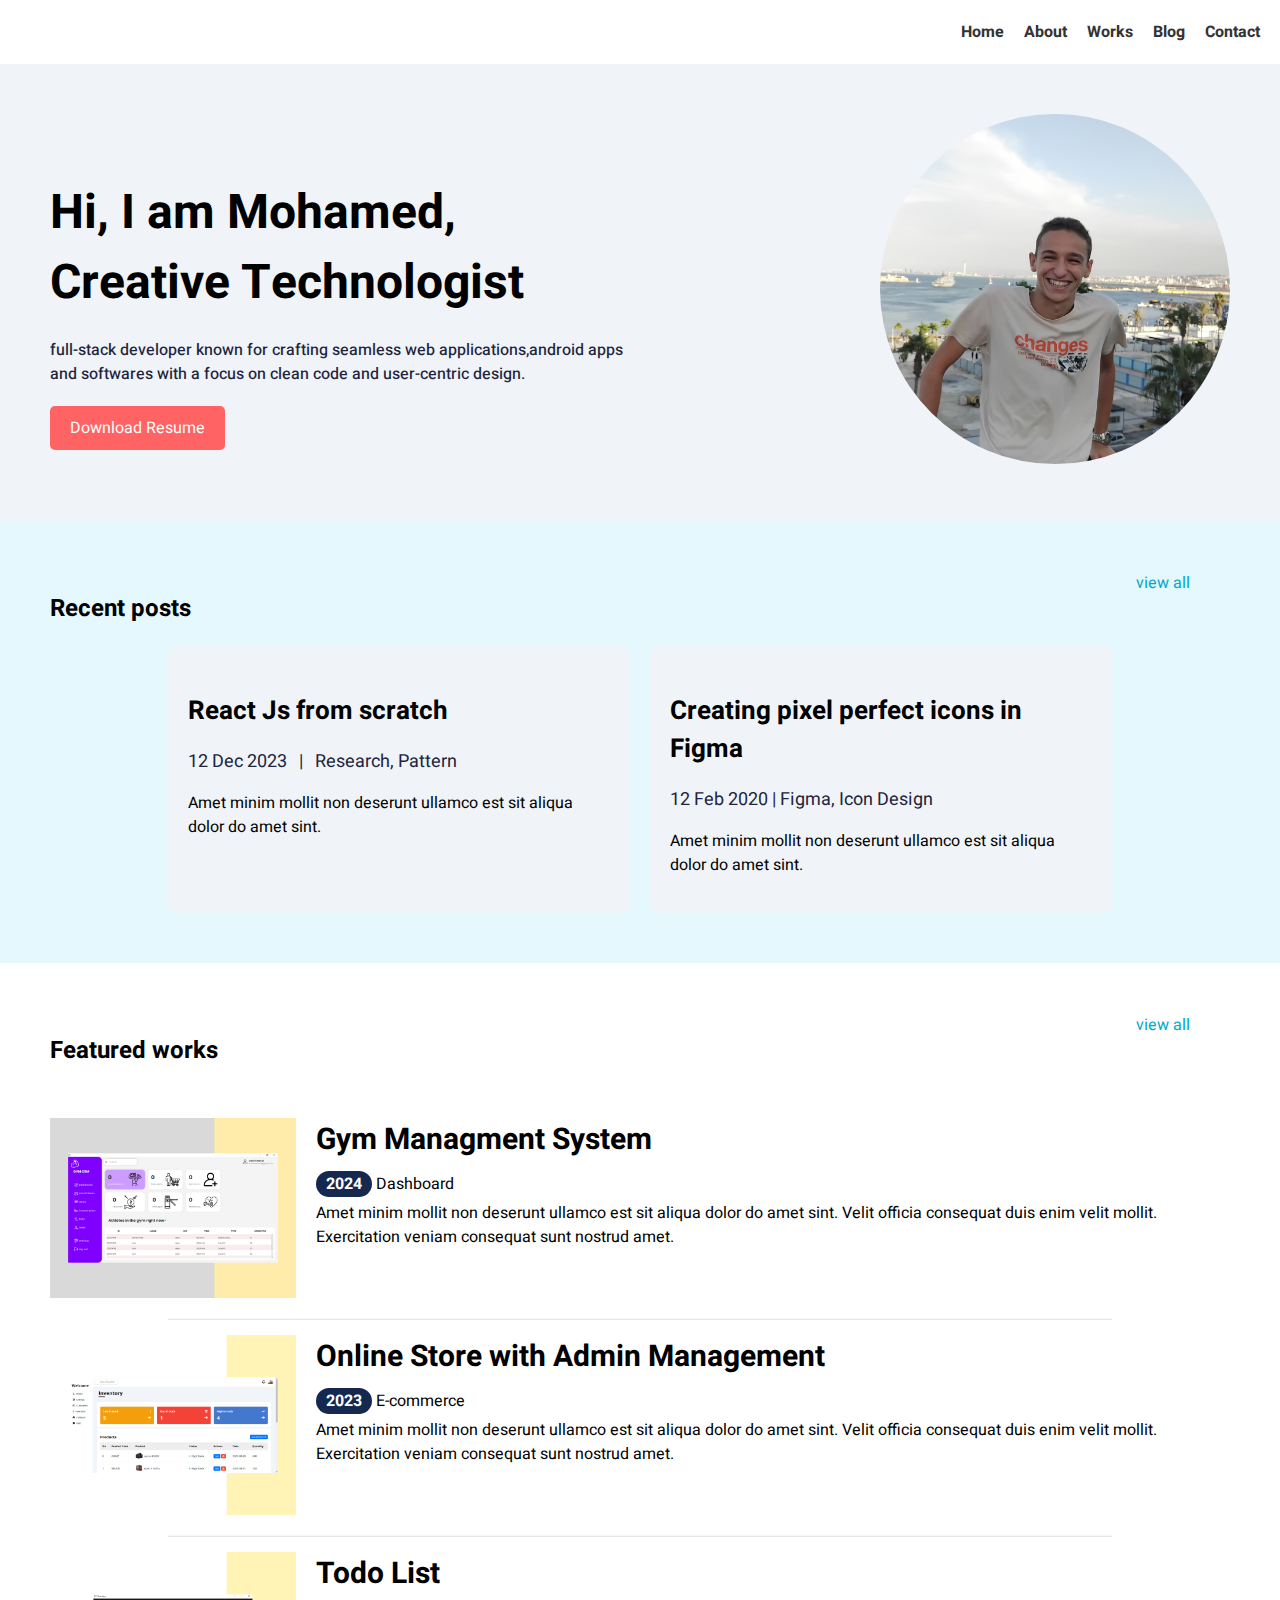
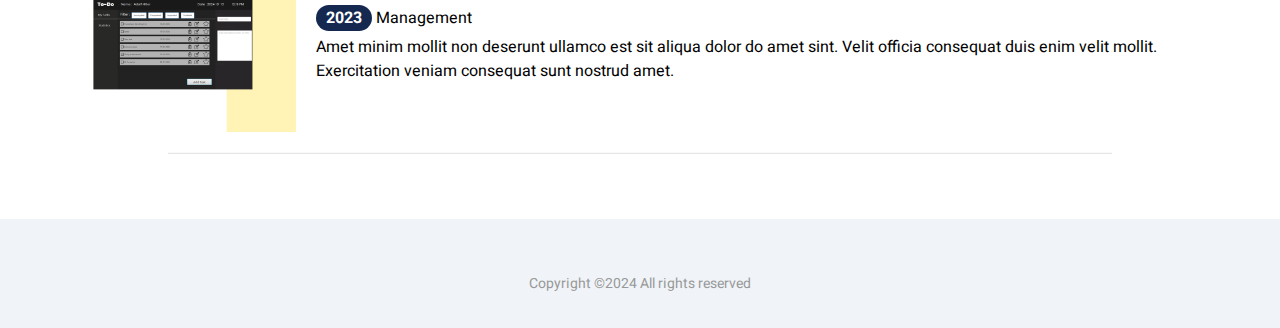
<file: index.html>
<!DOCTYPE html>
<html lang="en">
<head>
    <meta charset="UTF-8">
    <meta name="viewport" content="width=device-width, initial-scale=1.0">
    <title>Moh dev</title>
    <link rel="stylesheet" href="Stylesheet/styles.css">
    <link rel="stylesheet" href="https://cdnjs.cloudflare.com/ajax/libs/font-awesome/6.6.0/css/all.min.css" integrity="sha512-Kc323vGBEqzTmouAECnVceyQqyqdsSiqLQISBL29aUW4U/M7pSPA/gEUZQqv1cwx4OnYxTxve5UMg5GT6L4JJg==" crossorigin="anonymous" referrerpolicy="no-referrer" />
</head>
<body class="fadeInUp-animation">
    <header>
        <nav>
            <ul>
                <li><a href="index.html">Home</a></li>                
                <li><a href="pages/about.html">About</a></li>
                <li><a href="pages/works.html">Works</a></li>
                <li><a href="pages/blogs.html">Blog</a></li>
                <li><a href="pages/contact.html">Contact</a></li>
            </ul>
        </nav>
    </header>

    <section class="hero">
        <div class="hero-text">
            <h1>Hi, I am Mohamed, <br> Creative Technologist</h1>
            <p>full-stack developer known for crafting seamless web applications,android apps and softwares
                with a focus on clean code and user-centric design.</p>
            <a href="Assets/cv.pdf" target="_blank" class="btn"><i class="fa-regular fa-file"></i> Download Resume</a>
        </div>
        <div class="hero-image">
            <img src="Assets/pfp.jpg" alt="John's Profile Picture">
        </div>
    </section>

    <section class="recent-posts">
        <div style="display: flex; justify-content: space-between;"><h2>Recent posts</h2> <a style="text-decoration: none; color: #00A8CC; margin-right: 40px;font-size: 16px;" href="pages/blogs.html">view all <i class="fa-solid fa-arrow-right"></i></a></div>
        <div class="posts">
            <div class="post">
                <h3>React Js from scratch</h3>
                <p class="date">12 Dec 2023 &nbsp;&nbsp;|&nbsp;&nbsp; Research, Pattern</p>
                <p>Amet minim mollit non deserunt ullamco est sit aliqua dolor do amet sint.</p>
            </div>
            <div class="post">
                <h3>Creating pixel perfect icons in Figma</h3>
                <p class="date">12 Feb 2020 | Figma, Icon Design</p>
                <p>Amet minim mollit non deserunt ullamco est sit aliqua dolor do amet sint.</p>
            </div>
        </div>
    </section>

    <section class="featured-works">
        <div style="display: flex; justify-content: space-between;"><h2>Featured works</h2> <a style="text-decoration: none; color: #00A8CC; margin-right: 40px;font-size: 16px;" href="pages/works.html">view all <i class="fa-solid fa-arrow-right"></i></a></div>
        <div  class="works">
            <a href="pages/works/work1.html">
                <div class="work">
                    <div class="work-img"><img src="Assets/Gym.png" alt="Designing Dashboards"></div>
                    <div class="work-text">
                        <h3><a href="pages/works/work1.html">Gym Managment System</a></h3>
                        <span><span class="year">2024</span> Dashboard</span>
                        <p>Amet minim mollit non deserunt ullamco est sit aliqua dolor do amet sint. Velit officia consequat duis enim velit mollit. Exercitation veniam consequat sunt nostrud amet.</p>
    
                    </div>
                </div>
            </a>
            <div class="work">
                <div class="work-img"><img src="Assets/ecommerce.PNG" alt="Designing Dashboards"></div>
                <div class="work-text">
                    <h3><a href="">Online Store with Admin Management</a></h3>
                    <span><span class="year">2023</span> E-commerce</span>
                    <p>Amet minim mollit non deserunt ullamco est sit aliqua dolor do amet sint. Velit officia consequat duis enim velit mollit. Exercitation veniam consequat sunt nostrud amet.</p>

                </div>
            </div>
            <div class="work">
                <div class="work-img"><img src="Assets/todo.png" alt="Designing Dashboards"></div>
                <div class="work-text">
                    <h3><a href="">Todo List</a></h3>
                    <span><span class="year">2023</span> Management</span>
                    <p>Amet minim mollit non deserunt ullamco est sit aliqua dolor do amet sint. Velit officia consequat duis enim velit mollit. Exercitation veniam consequat sunt nostrud amet.</p>

                </div>
            </div>
        </div>
    </section>

    <footer>
        <div class="social-links">
            <a href=""><i class="fa-brands fa-facebook fa-2xl" style="color: #21243D;"></i></a>
            <a href="https://www.instagram.com/moh.jsx/"><i class="fa-brands fa-instagram fa-2xl" style="color: #21243D;"></i></a>
            <a href=""><i class="fa-brands fa-twitter fa-2xl" style="color: #21243D;"></i></a>
            <a href=""><i class="fa-brands fa-linkedin fa-2xl" style="color: #21243D;"></i></a>
        </div>
        <p>Copyright ©2024 All rights reserved</p>
    </footer>
</body>
</html>
</file>
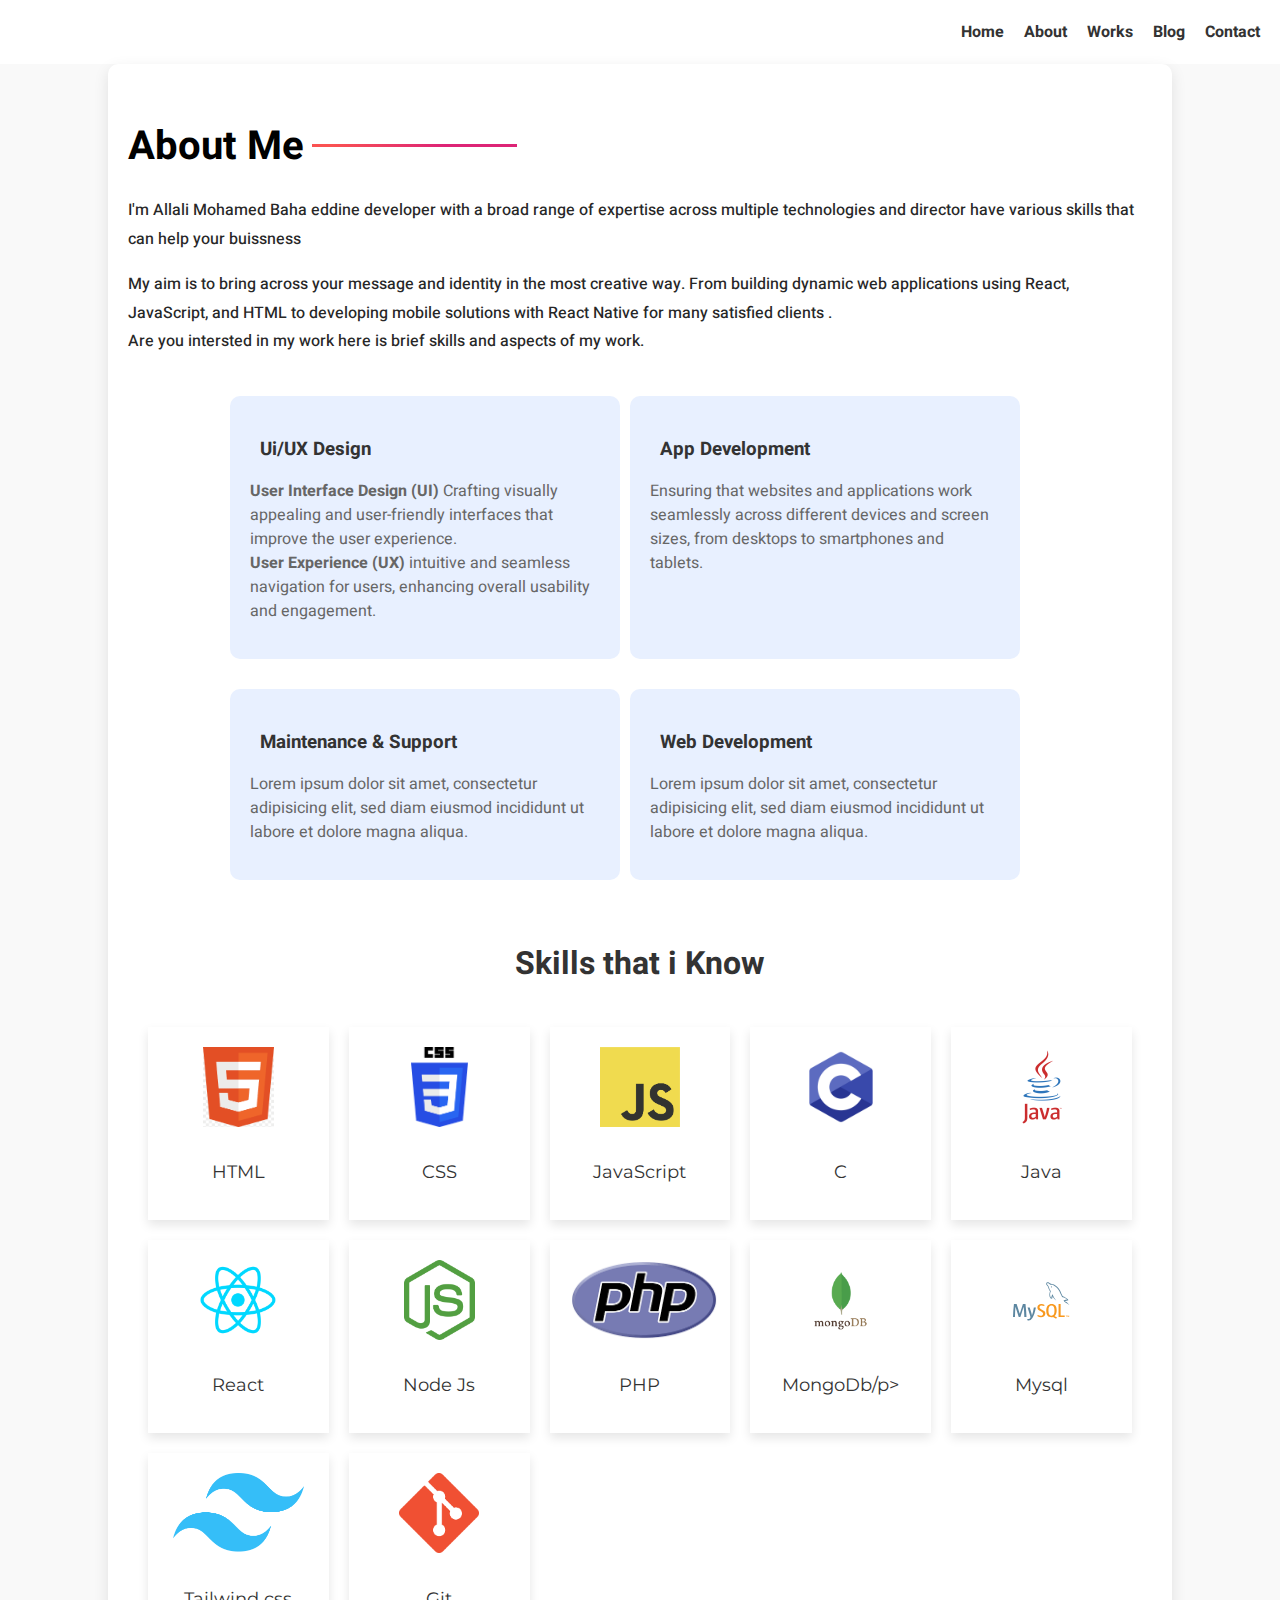
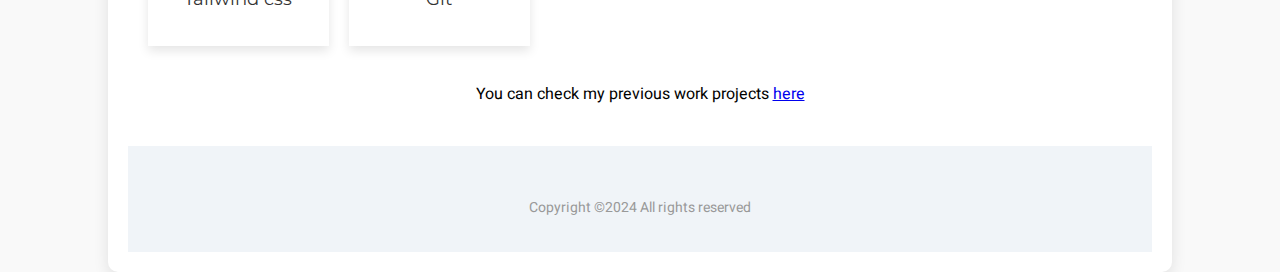
<file: pages/about.html>
<!DOCTYPE html>
<html lang="en">
<head>
    <meta charset="UTF-8">
    <meta name="viewport" content="width=device-width, initial-scale=1.0">
    <link rel="stylesheet" href="../Stylesheet/about.css">
    <link rel="stylesheet" href="https://cdnjs.cloudflare.com/ajax/libs/font-awesome/6.6.0/css/all.min.css" integrity="sha512-Kc323vGBEqzTmouAECnVceyQqyqdsSiqLQISBL29aUW4U/M7pSPA/gEUZQqv1cwx4OnYxTxve5UMg5GT6L4JJg==" crossorigin="anonymous" referrerpolicy="no-referrer" />

    <title>Document</title>
</head>
<body class="fadeInUp-animation">
    <header>
        <nav>
            <ul>
                <li><a href="../index.html">Home</a></li>                
                <li><a href="about.html">About</a></li>
                <li><a href="works.html">Works</a></li>
                <li><a href="blogs.html">Blog</a></li>
                <li><a href="contact.html">Contact</a></li>
            </ul>
        </nav>
    </header>
    <body>

        <div class="container">
            <div class="about">
                <h2>About Me</h2>
                <p>I'm Allali Mohamed Baha eddine developer with a broad range of expertise across multiple technologies and director have various skills that can help your buissness</p>
                <p>My aim is to bring across your message and identity in the most creative way. From building dynamic web applications using React, JavaScript, and HTML to developing mobile solutions with React Native for many satisfied clients . <br>Are you intersted in my work here is brief skills and aspects of my work.</p>
            </div>
    
            <div class="services">
                <div class="service">
                    <h3><i class="fa-solid fa-swatchbook fa-lg" style="color: #D566FF;"></i>&nbsp;&nbsp;Ui/UX Design</h3>
                    <p><strong>User Interface Design (UI)</strong> Crafting visually appealing and user-friendly interfaces that improve the user experience.
                        <br><strong>User Experience (UX) </strong> intuitive and seamless navigation for users, enhancing overall usability and engagement.</p>
                </div>
                <div class="service">
                    <h3><i class="fa-regular fa-window-restore" style="color: #DDA10C;"></i>&nbsp;&nbsp;App Development</h3>
                    <p>Ensuring that websites and applications work seamlessly across different devices and screen sizes, from desktops to smartphones and tablets.</p>
                </div>
                <div class="service">
                    <h3><i class="fa-solid fa-screwdriver" style="color: #FF6080;"></i>&nbsp;&nbsp;Maintenance & Support</h3>
                    <p>Lorem ipsum dolor sit amet, consectetur adipisicing elit, sed diam eiusmod incididunt ut labore et dolore magna aliqua.</p>
                </div>
                <div class="service">
                    <h3><i class="fa-solid fa-code" style="color: #269FFF;"></i>&nbsp;&nbsp;Web Development</h3>
                    <p>Lorem ipsum dolor sit amet, consectetur adipisicing elit, sed diam eiusmod incididunt ut labore et dolore magna aliqua.</p>
                </div>
            </div>
    
            <div class="clients">
                <h3></h3>
                <div class="client-logos">
                <h2></h2>    
                </div>
            </div>
            <section class="languages">
                <h2>Skills that i Know</h2>
                <div class="grid-container">
                    <div class="grid-item">
                        <img src="../Assets/html.png" alt="HTML">
                        <p>HTML</p>
                    </div>
                    <div class="grid-item">
                        <img src="../Assets/css.png" alt="CSS">
                        <p>CSS</p>
                    </div>
                    <div class="grid-item">
                        <img src="../Assets/js.png" alt="JavaScript">
                        <p>JavaScript</p>
                    </div>
                    <div class="grid-item">
                        <img src="../Assets/c.png" alt="Python">
                        <p>C</p>
                    </div>
                    <div class="grid-item">
                        <img src="../Assets/java.png" alt="Java">
                        <p>Java</p>
                    </div>
                    <div class="grid-item">
                        <img src="../Assets/react.webp" alt="PHP">
                        <p>React</p>
                    </div>
                    <div class="grid-item">
                        <img src="../Assets/node.png" alt="HTML">
                        <p>Node Js</p>
                    </div>
                    <div class="grid-item">
                        <img src="../Assets/php.png" alt="CSS">
                        <p>PHP</p>
                    </div>
                    <div class="grid-item">
                        <img src="../Assets/mongo.png" alt="JavaScript">
                        <p>MongoDb/p>
                    </div>
                    <div class="grid-item">
                        <img src="../Assets/sql.svg" alt="Python">
                        <p>Mysql</p>
                    </div>
                    <div class="grid-item">
                        <img src="../Assets/tailwind.png" alt="Java">
                        <p>Tailwind css</p>
                    </div>
                    <div class="grid-item">
                        <img src="../Assets/git.png" alt="PHP">
                        <p>Git</p>
                    </div>
                </div>
                <p>You can check my previous work projects <a href="works.html" target="_blank" rel="noopener noreferrer">here</a></p>
            </section>
            <footer>
                <div class="social-links">
                    <a href="#"><i class="fa-brands fa-facebook fa-2xl" style="color: #21243D;"></i></a>
                    <a href="#"><i class="fa-brands fa-instagram fa-2xl" style="color: #21243D;"></i></a>
                    <a href="#"><i class="fa-brands fa-twitter fa-2xl" style="color: #21243D;"></i></a>
                    <a href="#"><i class="fa-brands fa-linkedin fa-2xl" style="color: #21243D;"></i></a>
                </div>
                <p>Copyright ©2024 All rights reserved</p>
            </footer>
        </div>
    
    </body>
</body>
</html>
</file>
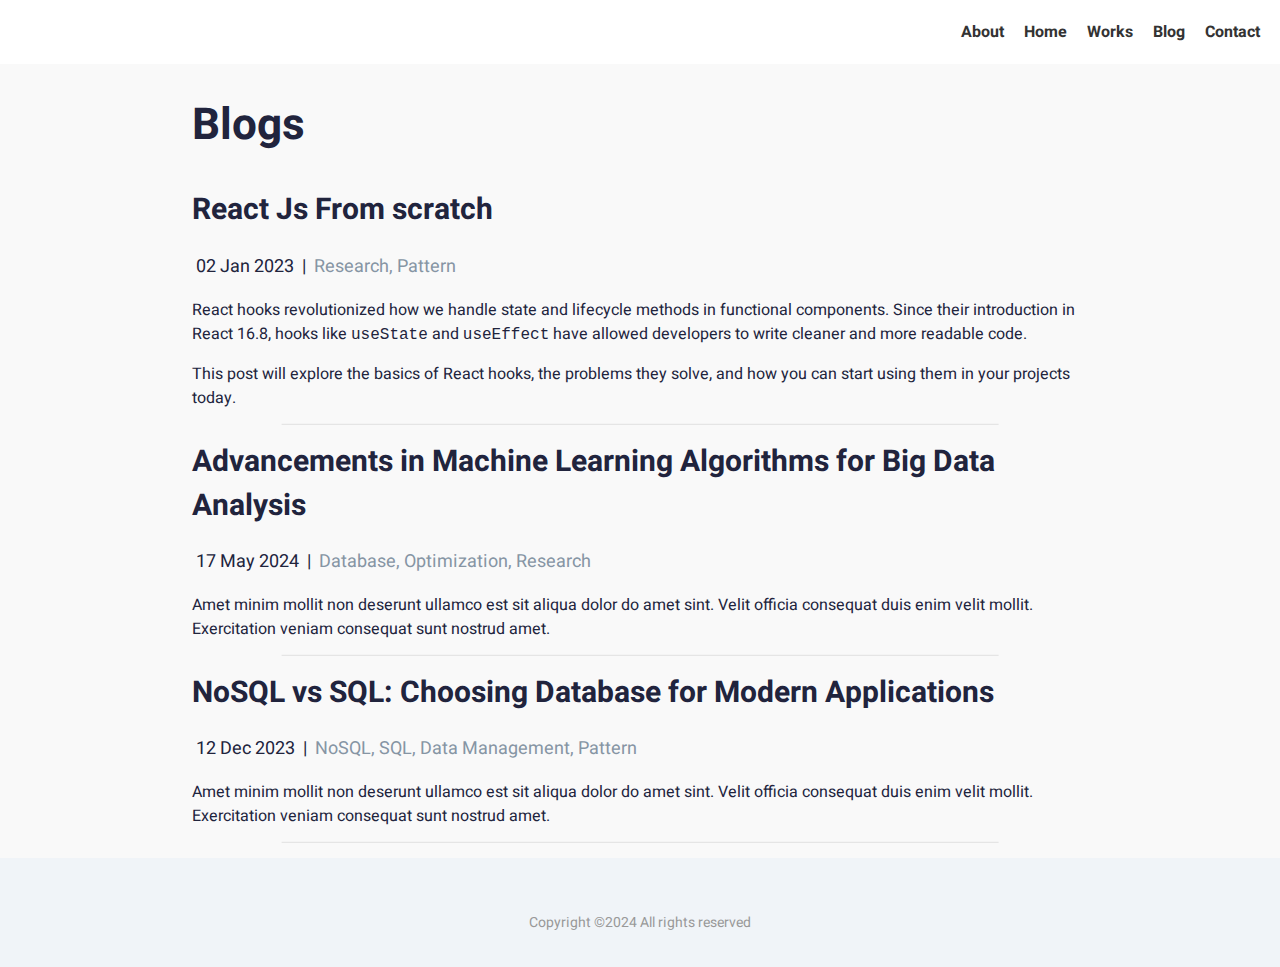
<file: pages/blogs.html>
<!DOCTYPE html>
<html lang="en">
<head>
    <meta charset="UTF-8">
    <meta name="viewport" content="width=device-width, initial-scale=1.0">
    <title>Blogs</title> <!-- blog title -->
    <link rel="stylesheet" href="../Stylesheet/blog.css">
    <link rel="stylesheet" href="https://cdnjs.cloudflare.com/ajax/libs/font-awesome/6.6.0/css/all.min.css" integrity="sha512-Kc323vGBEqzTmouAECnVceyQqyqdsSiqLQISBL29aUW4U/M7pSPA/gEUZQqv1cwx4OnYxTxve5UMg5GT6L4JJg==" crossorigin="anonymous" referrerpolicy="no-referrer" />
</head>
<body class="fadeInUp-animation">
    <header>
        <nav>
            <ul>
                <li><a href="about.html">About</a></li>
                <li><a href="../index.html">Home</a></li>
                <li><a href="works.html">Works</a></li>
                <li><a href="blogs.html">Blog</a></li>
                <li><a href="contact.html">Contact</a></li>
            </ul>
        </nav>
    </header>
    <div class="blogs">
        <h1 class="blogs-title">Blogs</h1> <!-- Actual blog title -->
    
        <div class="blog-content">
            <div class="blog-header">
                <h1>React Js From scratch &nbsp;<i class="fa-solid fa-up-right-from-square fa-2xs"></i></h1> <!-- Actual blog title -->
                <p class="date"><i class="fa-solid fa-calendar-days"></i>&nbsp;02 Jan 2023 &nbsp;|&nbsp; <span>Research, Pattern</span></p> <!-- Actual date and categories -->
            </div>
            <div class="blog-body">
                <p>React hooks revolutionized how we handle state and lifecycle methods in functional components. Since their introduction in React 16.8, hooks like <code>useState</code> and <code>useEffect</code> have allowed developers to write cleaner and more readable code.</p>
                <p>This post will explore the basics of React hooks, the problems they solve, and how you can start using them in your projects today.</p>
            </div>
        </div>
        
        <div class="blog-content">
            <div class="blog-header">
                <h1>Advancements in Machine Learning Algorithms for Big Data Analysis &nbsp;<i class="fa-solid fa-up-right-from-square fa-2xs"></i></h1> <!-- Actual blog title -->
                <p class="date"><i class="fa-solid fa-calendar-days"></i>&nbsp;17 May 2024 &nbsp;|&nbsp; <span>Database, Optimization, Research</span></p> <!-- Actual date and categories -->
            </div>
            <div class="blog-body">
                <p>Amet minim mollit non deserunt ullamco est sit aliqua dolor do amet sint. Velit officia consequat duis enim velit mollit. Exercitation veniam consequat sunt nostrud amet.</p> <!-- Actual blog content -->
            </div>
        </div>

        <div class="blog-content">
            <div class="blog-header">
                <h1>NoSQL vs SQL: Choosing Database for Modern Applications &nbsp;<i class="fa-solid fa-up-right-from-square fa-2xs"></i></h1> <!-- Actual blog title -->
                <p class="date"><i class="fa-solid fa-calendar-days"></i>&nbsp;12 Dec 2023 &nbsp;|&nbsp; <span>NoSQL, SQL, Data Management, Pattern</span></p> <!-- Actual date and categories -->
            </div>
            <div class="blog-body">
                <p>Amet minim mollit non deserunt ullamco est sit aliqua dolor do amet sint. Velit officia consequat duis enim velit mollit. Exercitation veniam consequat sunt nostrud amet.</p> <!-- Actual blog content -->
            </div>
        </div>
</div>
    <footer>
        <div class="social-links">
            <a href="#"><i class="fa-brands fa-facebook fa-2xl" style="color: #21243D;"></i></a>
            <a href="#"><i class="fa-brands fa-instagram fa-2xl" style="color: #21243D;"></i></a>
            <a href="#"><i class="fa-brands fa-twitter fa-2xl" style="color: #21243D;"></i></a>
            <a href="#"><i class="fa-brands fa-linkedin fa-2xl" style="color: #21243D;"></i></a>
        </div>
        <p>Copyright ©2024 All rights reserved</p>
    </footer>
</body>
</html>
</file>
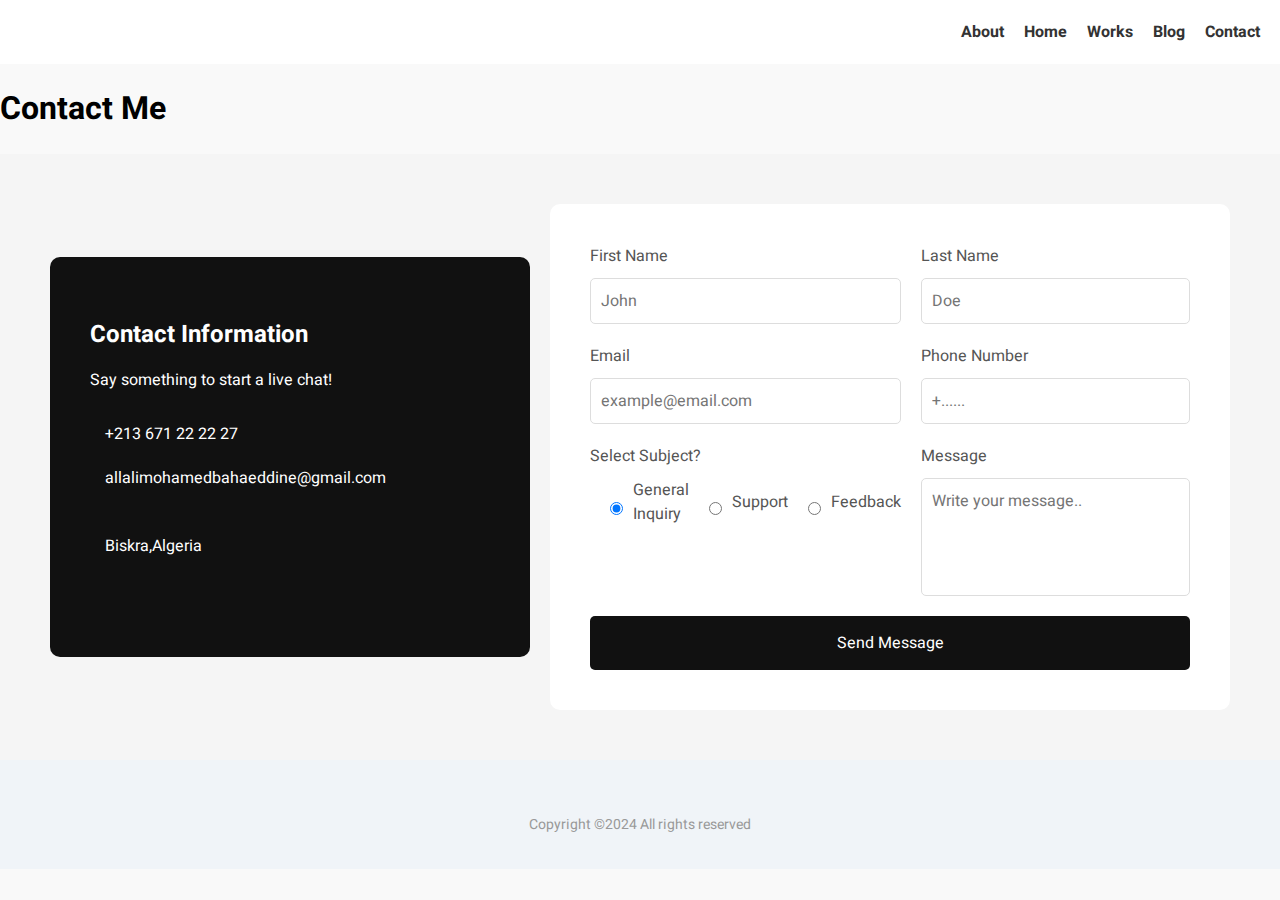
<file: pages/contact.html>
<!DOCTYPE html>
<html lang="en">
<head>
    <meta charset="UTF-8">
    <meta name="viewport" content="width=device-width, initial-scale=1.0">
    <title>Contact Page</title>
    <link rel="stylesheet" href="https://cdnjs.cloudflare.com/ajax/libs/font-awesome/6.6.0/css/all.min.css" integrity="sha512-Kc323vGBEqzTmouAECnVceyQqyqdsSiqLQISBL29aUW4U/M7pSPA/gEUZQqv1cwx4OnYxTxve5UMg5GT6L4JJg==" crossorigin="anonymous" referrerpolicy="no-referrer" />
    <link rel="stylesheet" href="../Stylesheet/contact.css">
</head>
<body class="fadeInUp-animation">
    <header>
        <nav>
            <ul>
                <li><a href="about.html">About</a></li>
                <li><a href="../index.html">Home</a></li>
                <li><a href="works.html">Works</a></li>
                <li><a href="blogs.html">Blog</a></li>
                <li><a href="contact.html">Contact</a></li>
            </ul>
        </nav>
    </header>
    <h1 class="phone-title">Contact Me</h1>
    <div class="contact-container">
        <div class="contact-info">
            <h2>Contact Information</h2>
            <p>Say something to start a live chat!</p>
            <ul class="info-list">
                <li><i class="fa-solid fa-phone"></i> +213 671 22 22 27</li>
                <li><i class="fa-regular fa-envelope"></i> allalimohamedbahaeddine@gmail.com</li>
                <li><i class="fa-solid fa-location-dot"></i><br> Biskra,Algeria</li>
            </ul>
            <div class="social-icons">
                <a href="#"><i class="fa fa-twitter"></i></a>
                <a href="#"><i class="fa fa-instagram"></i></a>
                <a href="#"><i class="fa fa-discord"></i></a>
            </div>
        </div>
        <div class="contact-form">
            <form action="#">
                <div class="form-group">
                    <label for="firstName">First Name</label>
                    <input type="text" id="firstName" placeholder="John">
                </div>
                <div class="form-group">
                    <label for="lastName">Last Name</label>
                    <input type="text" id="lastName" placeholder="Doe">
                </div>
                <div class="form-group">
                    <label for="email">Email</label>
                    <input type="email" id="email" placeholder="example@email.com">
                </div>
                <div class="form-group">
                    <label for="phone">Phone Number</label>
                    <input type="text" id="phone" placeholder="+......">
                </div>
                <div class="form-group">
                    <label for="subject">Select Subject?</label>
                    <div class="radio-group">
                        <input type="radio" name="subject" id="subject1" checked>
                        <label for="subject1">General Inquiry</label>
                        <input type="radio" name="subject" id="subject2">
                        <label for="subject2">Support</label>
                        <input type="radio" name="subject" id="subject3">
                        <label for="subject3">Feedback</label>
                    </div>
                </div>
                <div class="form-group">
                    <label for="message">Message</label>
                    <textarea id="message" rows="4" placeholder="Write your message.."></textarea>
                </div>
                <button type="submit">Send Message</button>
            </form>
        </div>
    </div>
    <div class="phone-contact">
        <div class="contact-info">
            <div class="contact-icon"><i class="fa-solid fa-phone" style="color: #E93B81;"></i></div>
            <div class="phone-contact-text">
                <p>Phone</p>
                <p>+213 671 22 22 27</p>
            </div>
        </div>
        <div class="contact-info">
            <div class="contact-icon"><i class="fa-solid fa-envelope-open " style="color: #6AB5B9;"  ></i></div>
            <div class="phone-contact-text">
                <p>E-mail</p>
                <p>allali@gmail.com</p>
            </div>
        </div>
        <div class="contact-info">
            <div class="contact-icon"><i class="fa-solid fa-location-dot" style="color: #FD7590;"></i></div>
            <div class="phone-contact-text">
                <p>Location</p>
                <p>Biskra,algeria</p>
            </div>
        </div>
    </div>
    <!-- HTML !-->
<button class="button-36" role="button">Download Cv</button>


    <footer>
        <div class="social-links">
            <div class="social-icon"><a href=""><i class="fa-brands fa-facebook fa-2xl" style="color: #21243D;"></i></a></div>
            <div class="social-icon"><a target="_blank" href="https://www.instagram.com/moh.jsx/"><i class="fa-brands fa-instagram fa-2xl" style="color: #21243D;"></i></a></div>
            <div class="social-icon"><a href=""><i class="fa-brands fa-twitter fa-2xl" style="color: #21243D;"></i></a></div>
            <div class="social-icon"><a href=""><i class="fa-brands fa-linkedin fa-2xl" style="color: #21243D;"></i></a></div>
            
            
        </div>
        <p>Copyright ©2024 All rights reserved</p>
    </footer>
</body>
</html>
</file>
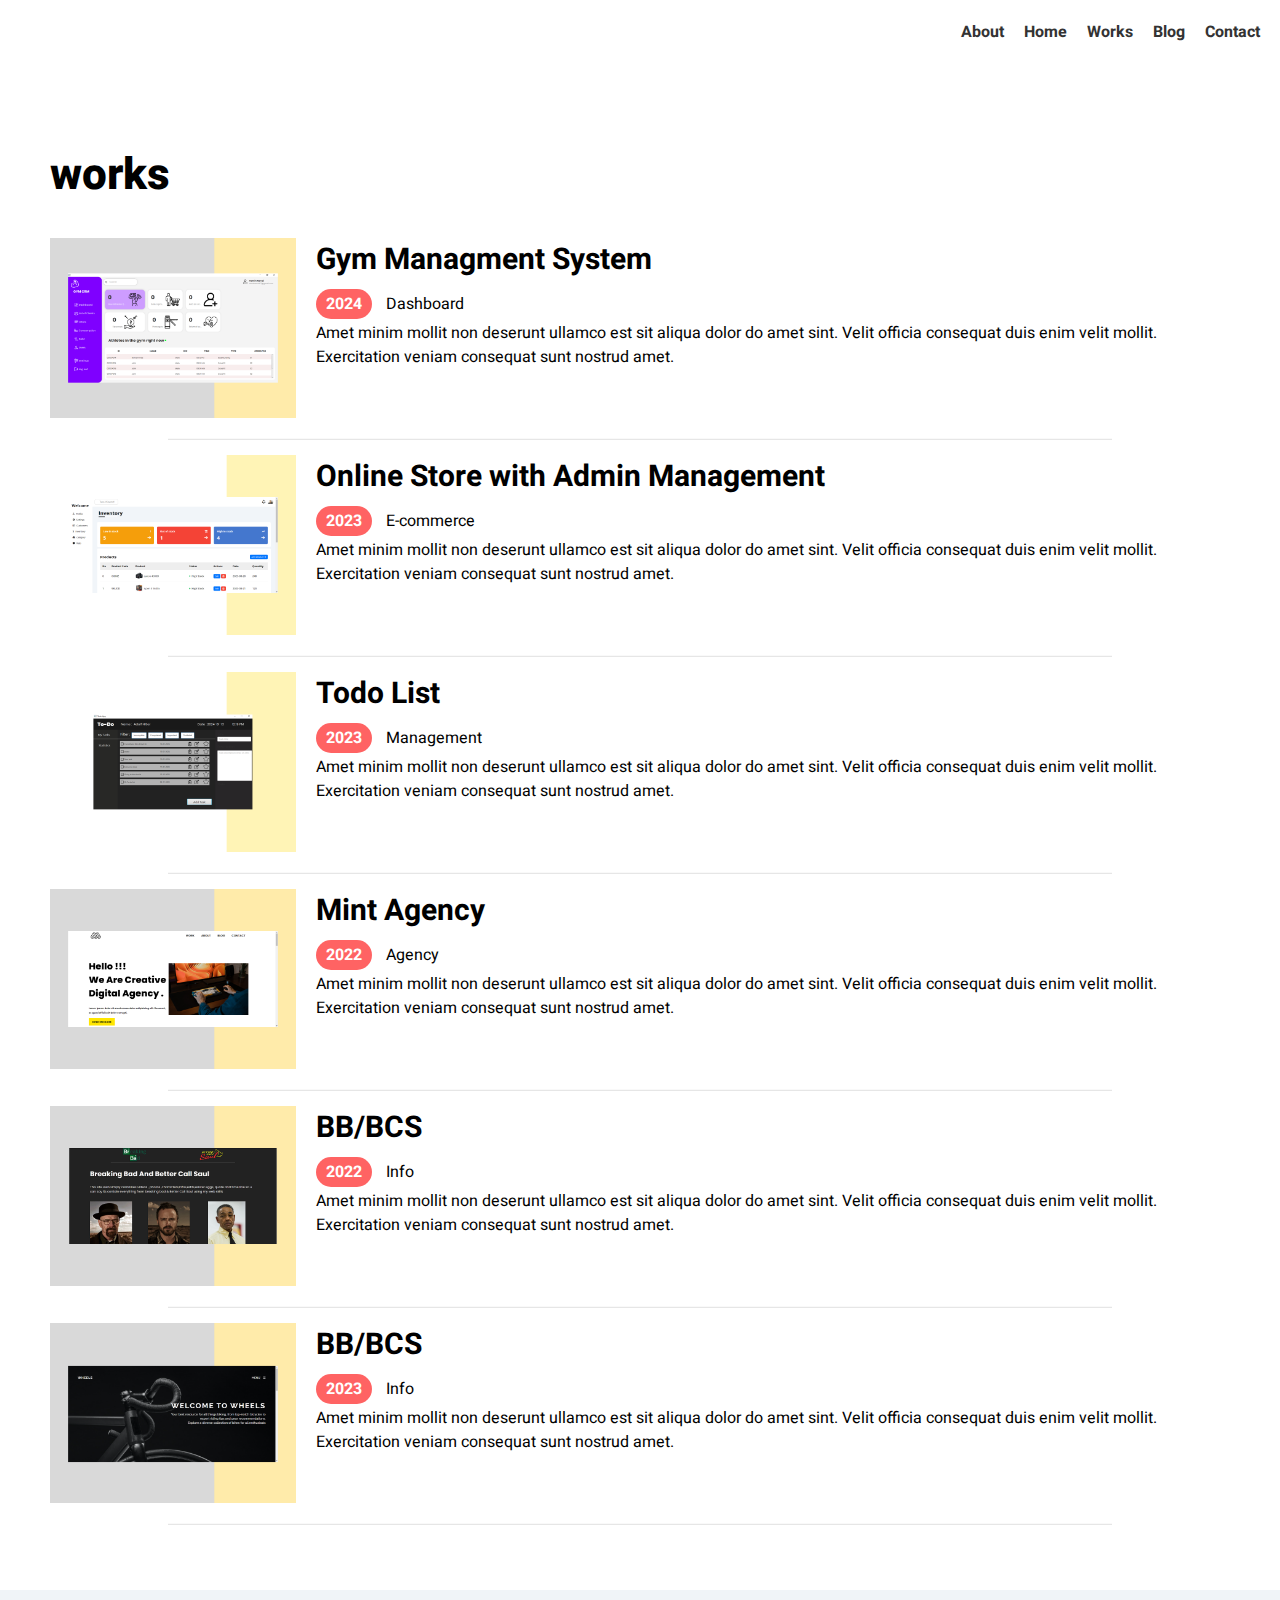
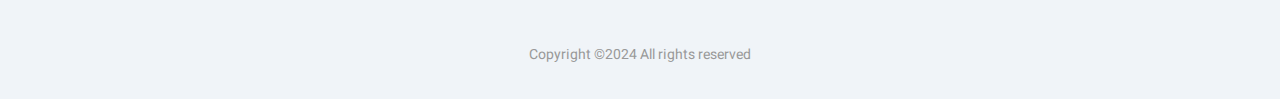
<file: pages/works.html>
<!DOCTYPE html>
<html lang="en">
<head>
    <meta charset="UTF-8">
    <meta name="viewport" content="width=device-width, initial-scale=1.0">
    <title>React Js from Scratch</title> <!-- Post title -->
    <link rel="stylesheet" href="../Stylesheet/works.css">
    <link rel="stylesheet" href="https://cdnjs.cloudflare.com/ajax/libs/font-awesome/6.6.0/css/all.min.css" integrity="sha512-Kc323vGBEqzTmouAECnVceyQqyqdsSiqLQISBL29aUW4U/M7pSPA/gEUZQqv1cwx4OnYxTxve5UMg5GT6L4JJg==" crossorigin="anonymous" referrerpolicy="no-referrer" />
</head>
<body class="fadeInUp-animation">
    <header>
        <nav>
            <ul>
                <li><a href="about.html">About</a></li>
                <li><a href="../index.html">Home</a></li>
                <li><a href="works.html">Works</a></li>
                <li><a href="blogs.html">Blog</a></li>
                <li><a href="contact.html">Contact</a></li>
            </ul>
        </nav>
    </header>

    <section class="featured-works">
        <h1>works</h1>
        <div  class="works">
            <a href="works/work1.html">
                <div class="work">
                    <div class="work-img"><img src="../Assets/Gym.png" alt="Designing Dashboards"></div>
                    <div class="work-text">
                        <h3><a href="works/work1.html">Gym Managment System</a></h3>
                        <span><span class="year">2024</span> Dashboard</span>
                        <p>Amet minim mollit non deserunt ullamco est sit aliqua dolor do amet sint. Velit officia consequat duis enim velit mollit. Exercitation veniam consequat sunt nostrud amet.</p>
    
                    </div>
                </div>
            </a>
            
            <div class="work">
                <div class="work-img"><a href="works/work2.html"><img src="../Assets/ecommerce.PNG" alt="Designing Dashboards"></a></div>
                <div class="work-text">
                    <h3><a href="works/work2.html">Online Store with Admin Management</a></h3>
                    <span><span class="year">2023</span> E-commerce</span>
                    <p>Amet minim mollit non deserunt ullamco est sit aliqua dolor do amet sint. Velit officia consequat duis enim velit mollit. Exercitation veniam consequat sunt nostrud amet.</p>

                </div>
            </div>
            <div class="work">
                <div class="work-img"><a href="works/work3.html"><img src="../Assets/todo.png" alt="Designing Dashboards"></a></div>
                <div class="work-text">
                    <h3><a href="works/work3.html">Todo List</a></h3>
                    <span><span class="year">2023</span> Management</span>
                    <p>Amet minim mollit non deserunt ullamco est sit aliqua dolor do amet sint. Velit officia consequat duis enim velit mollit. Exercitation veniam consequat sunt nostrud amet.</p>

                </div>
            </div>
            <div class="work">
                <div class="work-img"><a href="works/work4.html"><img src="../Assets/mint.png" alt="Designing Dashboards"></a></div>
                <div class="work-text">
                    <h3><a href="works/work4.html">Mint Agency</a></h3>
                    <span><span class="year">2022</span> Agency</span>
                    <p>Amet minim mollit non deserunt ullamco est sit aliqua dolor do amet sint. Velit officia consequat duis enim velit mollit. Exercitation veniam consequat sunt nostrud amet.</p>

                </div>
            </div>
            <div class="work">
                <div class="work-img"><a href="works/work5.html"><img src="../Assets/bcs.jpg" alt="Designing Dashboards"></a></div>
                <div class="work-text">
                    <h3><a href="works/work5.html">BB/BCS</a></h3>
                    <span><span class="year">2022</span> Info</span>
                    <p>Amet minim mollit non deserunt ullamco est sit aliqua dolor do amet sint. Velit officia consequat duis enim velit mollit. Exercitation veniam consequat sunt nostrud amet.</p>

                </div>
            </div>
            <div class="work">
                <div class="work-img"><a href="works/work6.html"><img src="../Assets/bike.png" alt="Designing Dashboards"></a></div>
                <div class="work-text">
                    <h3><a href="works/work6.html">BB/BCS</a></h3>
                    <span><span class="year">2023</span> Info</span>
                    <p>Amet minim mollit non deserunt ullamco est sit aliqua dolor do amet sint. Velit officia consequat duis enim velit mollit. Exercitation veniam consequat sunt nostrud amet.</p>

                </div>
            </div>
        </div>
    </section>

    <footer>
        <div class="social-links">
            <a href="#"><i class="fa-brands fa-facebook fa-2xl" style="color: #21243D;"></i></a>
            <a href="#"><i class="fa-brands fa-instagram fa-2xl" style="color: #21243D;"></i></a>
            <a href="#"><i class="fa-brands fa-twitter fa-2xl" style="color: #21243D;"></i></a>
            <a href="#"><i class="fa-brands fa-linkedin fa-2xl" style="color: #21243D;"></i></a>
        </div>
        <p>Copyright ©2024 All rights reserved</p>
    </footer>
</body>
</html>
</file>
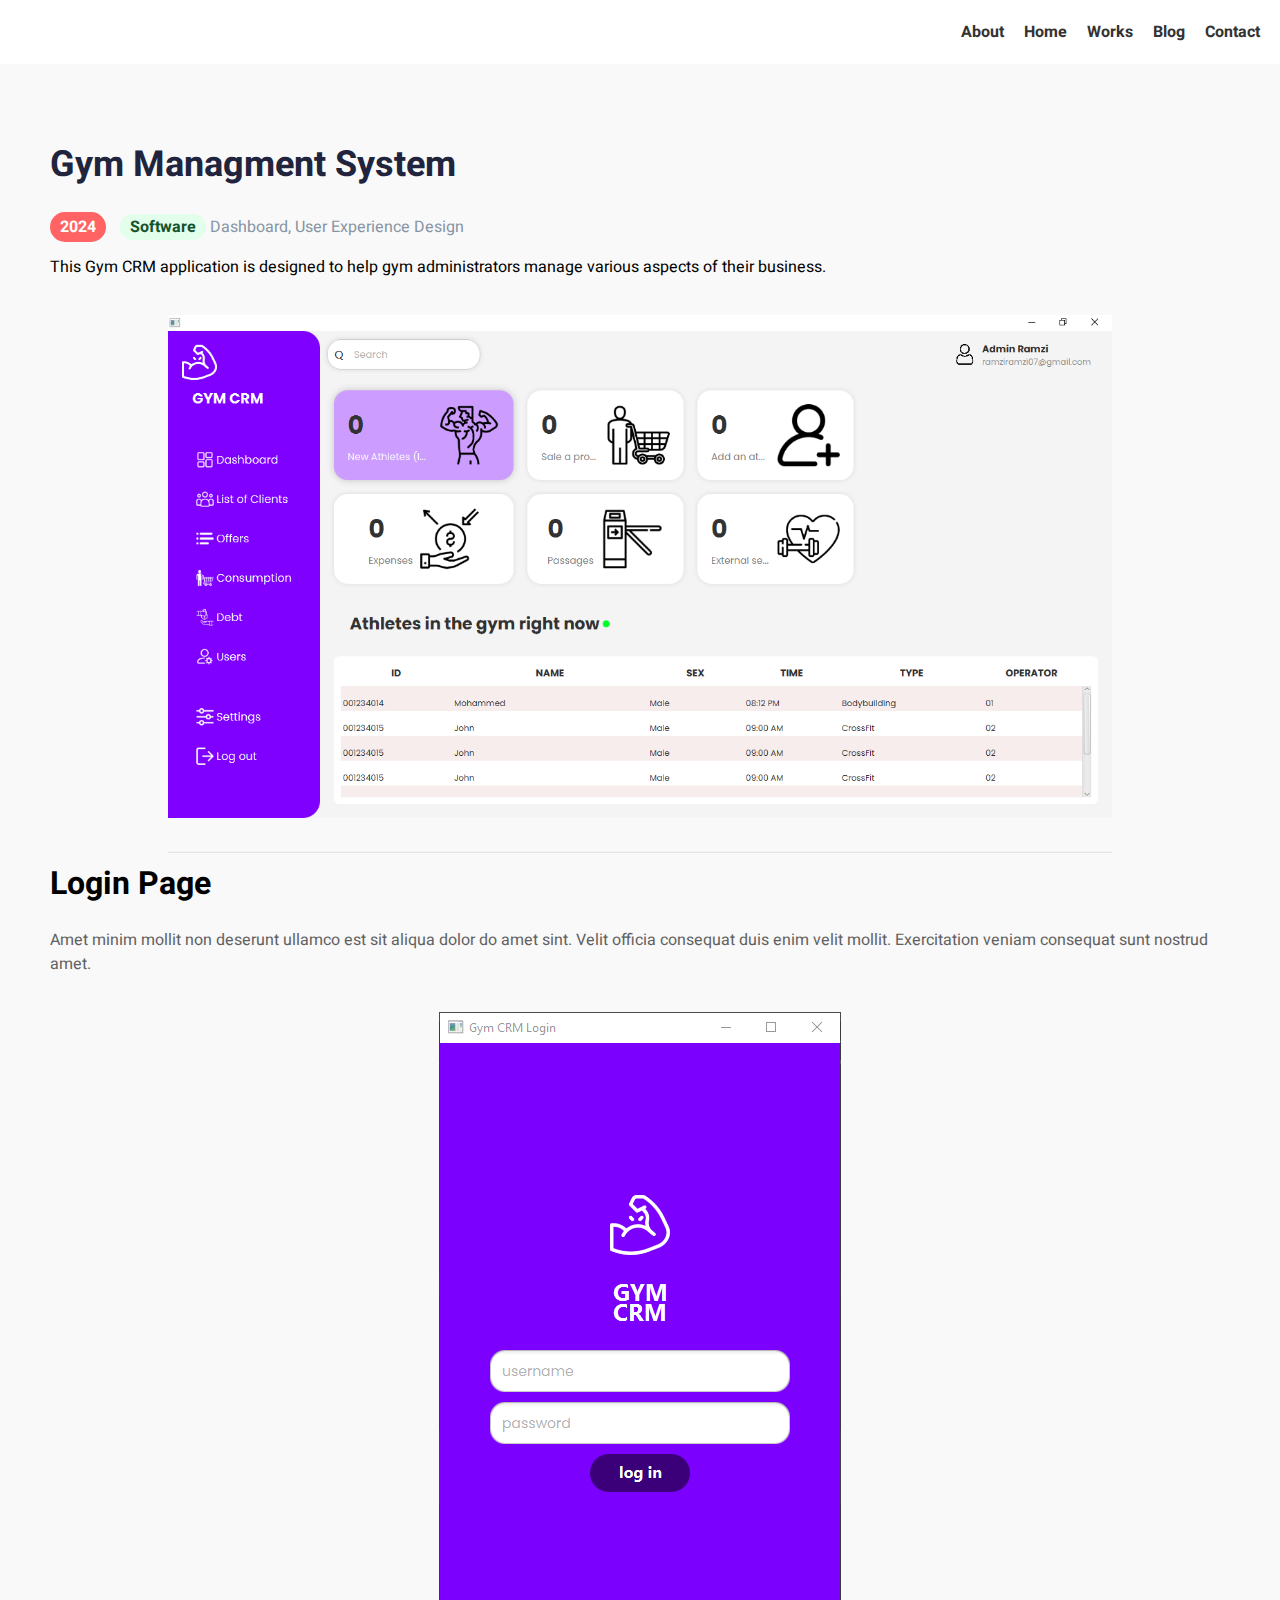
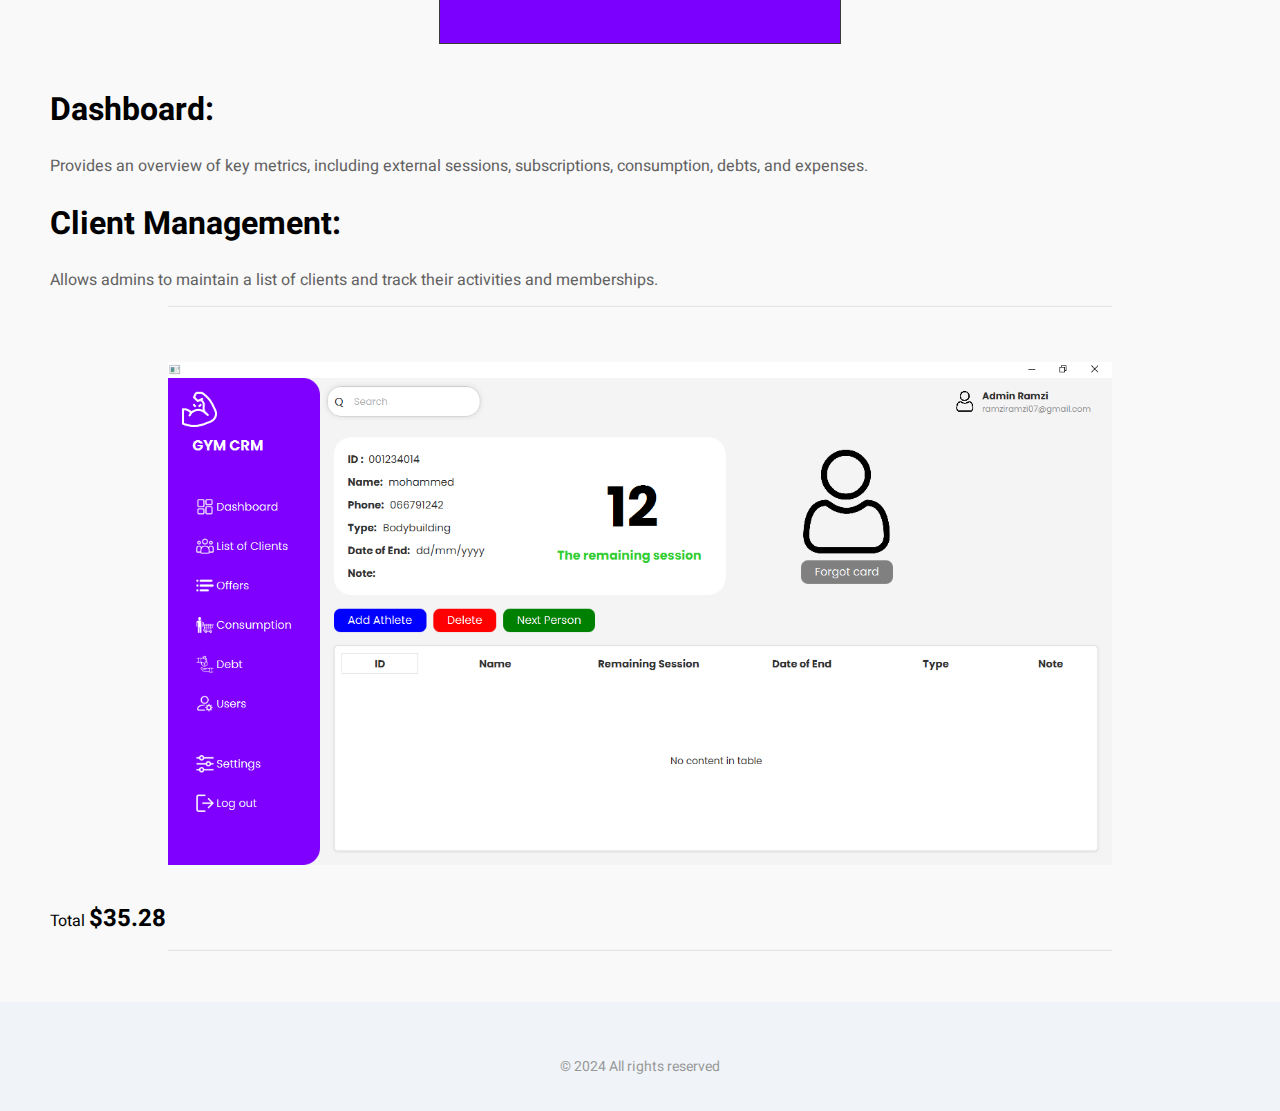
<file: pages/works/work1.html>
<!DOCTYPE html>
<html lang="en">
<head>
    <meta charset="UTF-8">
    <meta name="viewport" content="width=device-width, initial-scale=1.0">
    <title>Work Detail</title>
    <link rel="stylesheet" href="../../Stylesheet/works.css">
</head>
<body class="fadeInUp-animation">
    <header>
        <nav>
            <ul>
                <li><a href="../about.html">About</a></li>
                <li><a href="../../index.html">Home</a></li>
                <li><a href="../works.html">Works</a></li>
                <li><a href="../blogs.html">Blog</a></li>
                <li><a href="../contact.html">Contact</a></li>
            </ul>
        </nav>
    </header>

    <main>
        <section class="work-detail">
            <h1>Gym Managment System</h1>
            <p class="tags"><span class="year">2024</span> <span class="tag">Software</span> Dashboard, User Experience Design</p>
            <p>This Gym CRM application is designed to help gym administrators manage various aspects of their business. </p>
            <div class="image-container">
                <img src="../../Assets/Gym2.png" alt="Dashboard Example">
            </div>
        </section>

        <section class="text-section">
            <h1>Login Page</h1>
            <p>Amet minim mollit non deserunt ullamco est sit aliqua dolor do amet sint. Velit officia consequat duis enim velit mollit. Exercitation veniam consequat sunt nostrud amet.</p>
            <div class="image-container">
                <img src="../../Assets/Gym1.png" alt="Car Illustration">
            </div>
        <div>
        <h1>Dashboard:</h1>
        <p> Provides an overview of key metrics, including external sessions, subscriptions, consumption, debts, and expenses.</p>
        </div>
        <div>
        <h1>Client Management:</h1>
        <p> Allows admins to maintain a list of clients and track their activities and memberships.</p>
        </div>
        </section>

        <section class="order-summary">
            <div class="image-container">
                <img src="../../Assets/Gym3.png" alt="Order Summary">
            </div>
            <p>Total <span class="price">$35.28</span></p>
        </section>
    </main>

    <footer>
        <div class="social-links">
            <a href="#"><i class="fa fa-facebook"></i></a>
            <a href="#"><i class="fa fa-instagram"></i></a>
            <a href="#"><i class="fa fa-twitter"></i></a>
            <a href="#"><i class="fa fa-linkedin"></i></a>
        </div>
        <p>&copy; 2024 All rights reserved</p>
    </footer>
</body>
</html>
</file>
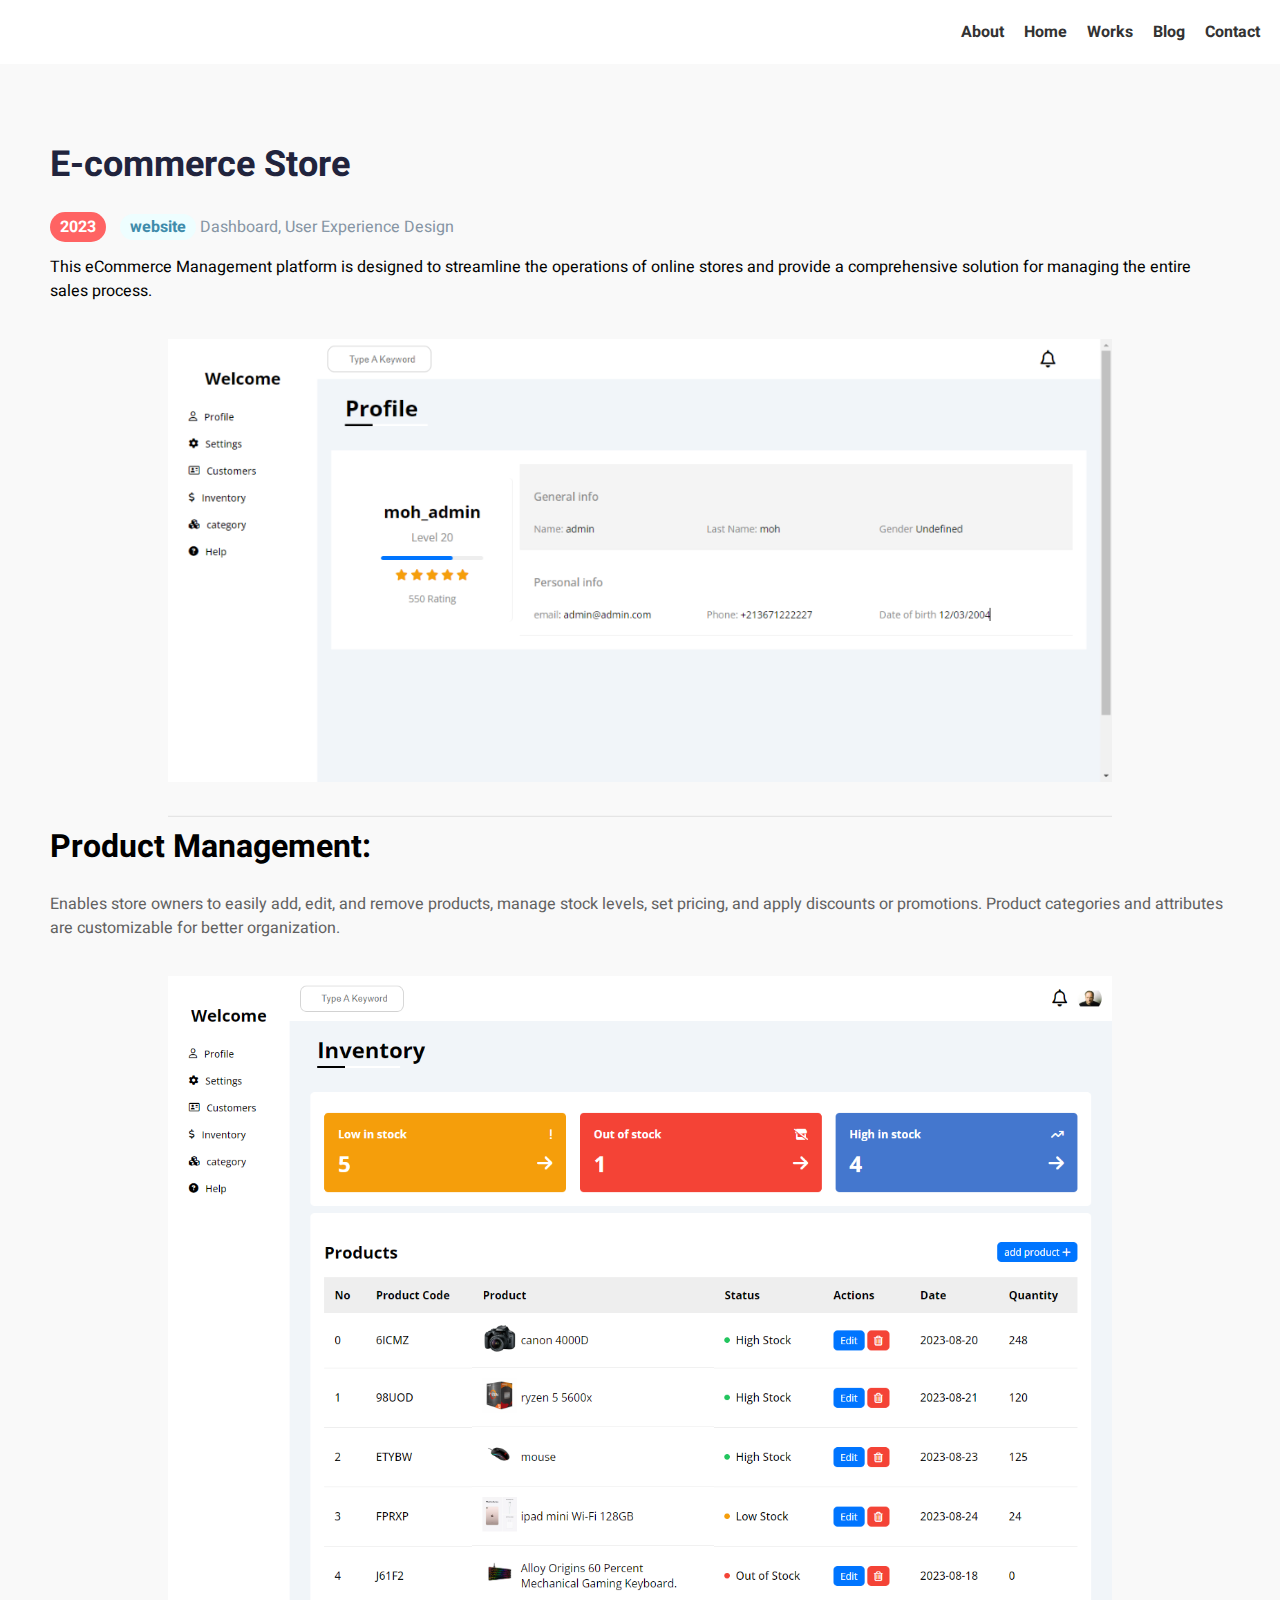
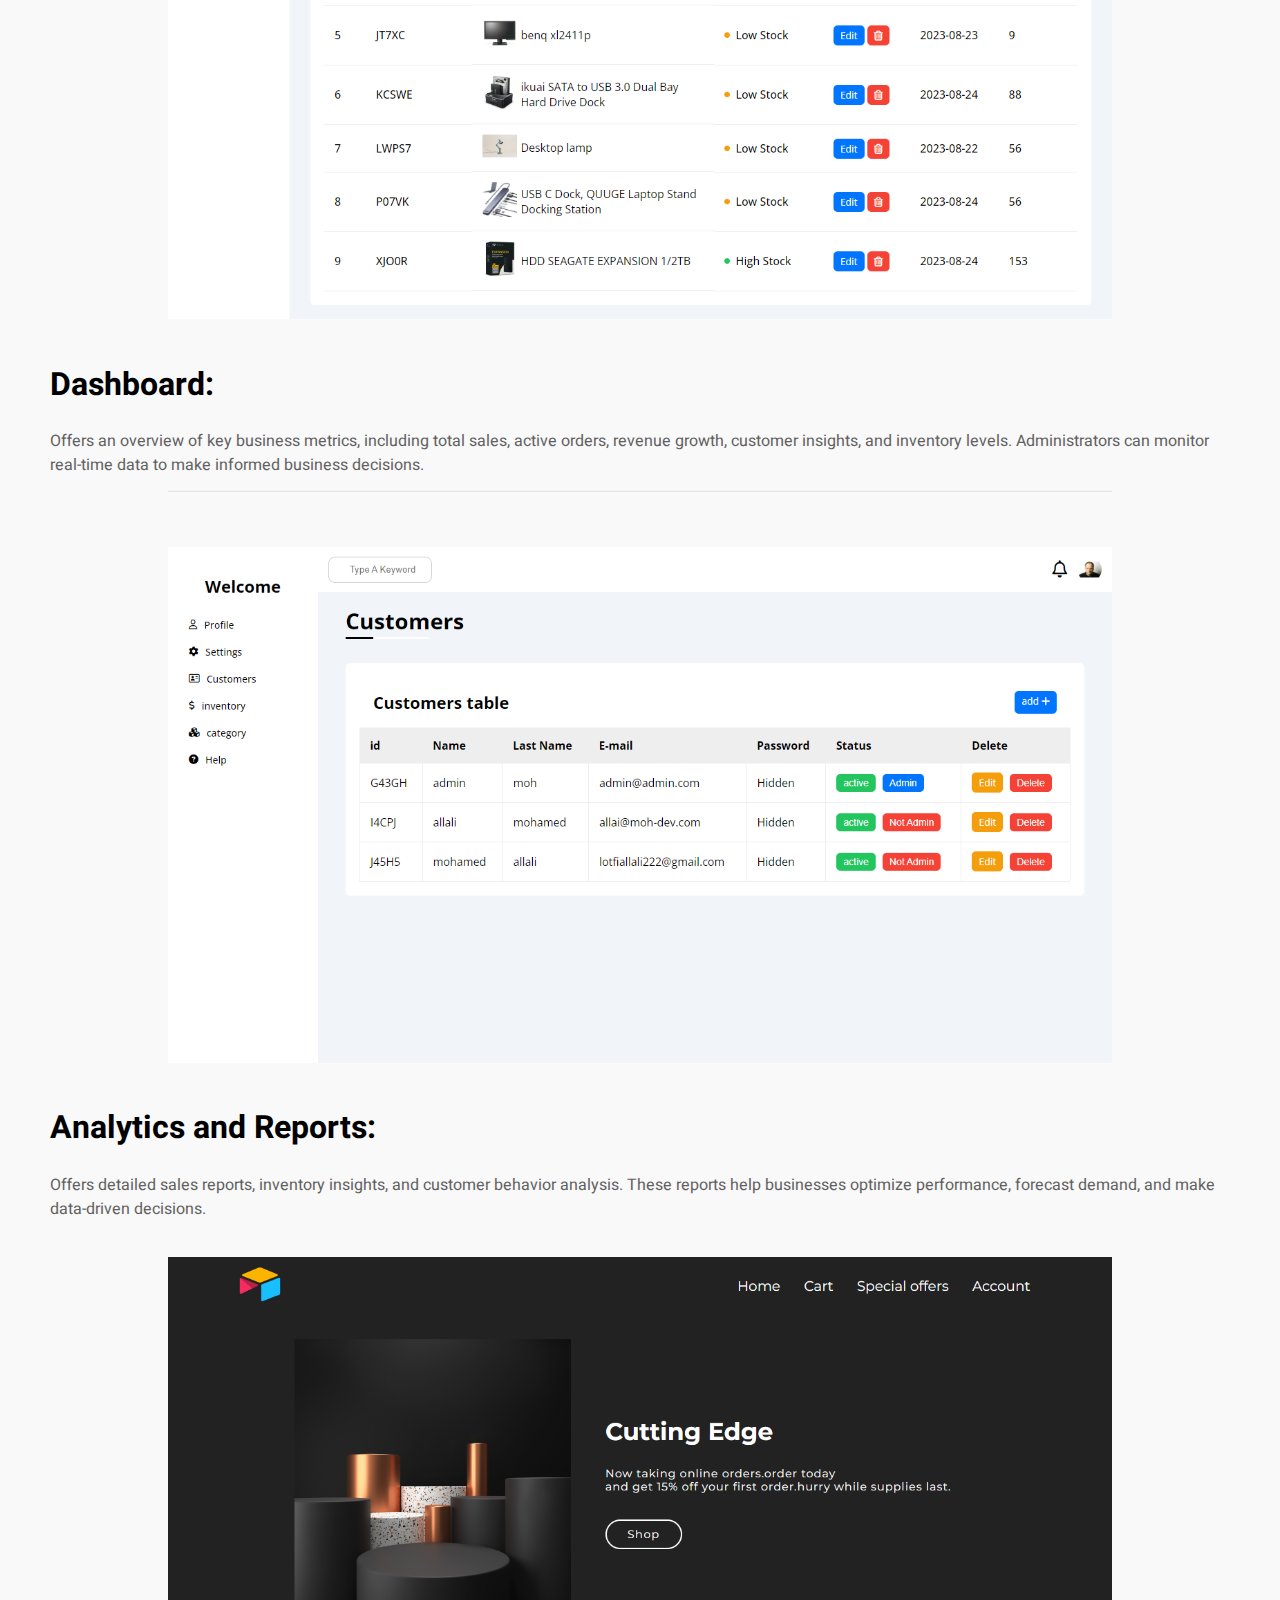
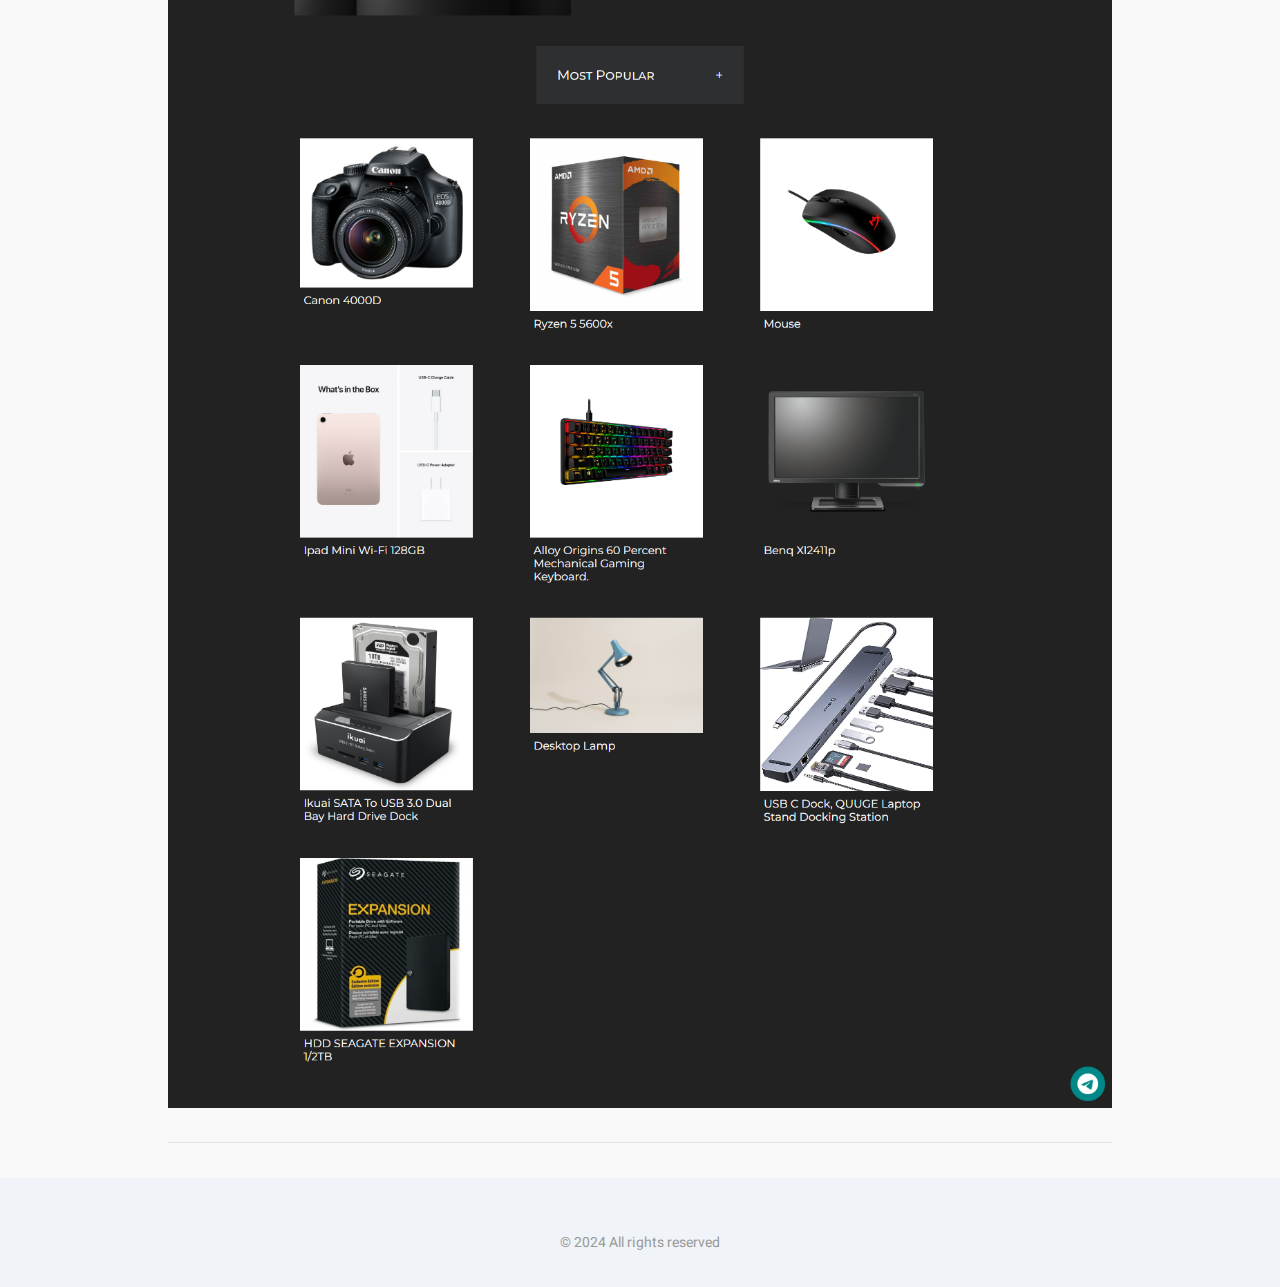
<file: pages/works/work2.html>
<!DOCTYPE html>
<html lang="en">
<head>
    <meta charset="UTF-8">
    <meta name="viewport" content="width=device-width, initial-scale=1.0">
    <title>E-commerce Store</title>
    <link rel="stylesheet" href="../../Stylesheet/works.css">
</head>
<body class="fadeInUp-animation">
    <header>
        <nav>
            <ul>
                <li><a href="../about.html">About</a></li>
                <li><a href="../../index.html">Home</a></li>
                <li><a href="../works.html">Works</a></li>
                <li><a href="../blogs.html">Blog</a></li>
                <li><a href="../contact.html">Contact</a></li>
            </ul>
        </nav>
    </header>

    <main>
        <section class="work-detail">
            <h1>E-commerce Store</h1>
            <p class="tags"><span class="year">2023</span> <span class="tag" style="background-color: #EEFEFF;color:#3F8CAB;">website</span> Dashboard, User Experience Design</p>
            <p>This eCommerce Management platform is designed to streamline the operations of online stores and provide a comprehensive solution for managing the entire sales process.</p>
            <div class="image-container">
                <img src="../../Assets/works/ecommerce (4).png" alt="Dashboard Example">
            </div>
        </section>

        <section class="text-section">
            <h1>Product Management: </h1>
            <p>Enables store owners to easily add, edit, and remove products, manage stock levels, set pricing, and apply discounts or promotions. Product categories and attributes are customizable for better organization.</p>
            <div class="image-container">
                <img src="../../Assets/works/ecommerce (1).png" alt="Car Illustration">
            </div>
        <div>
        <h1>Dashboard:</h1>
        <p>Offers an overview of key business metrics, including total sales, active orders, revenue growth, customer insights, and inventory levels. Administrators can monitor real-time data to make informed business decisions.</p>
        </div>
        <div>

        </div>
</div>
        </section>

        <section class="order-summary">
            <div class="image-container">
                <img src="../../Assets/works/ecommerce (3).png" alt="Order Summary">
                <div class="text-section">
                    <h1>Analytics and Reports:</h1>
                    <p> Offers detailed sales reports, inventory insights, and customer behavior analysis. These reports help businesses optimize performance, forecast demand, and make data-driven decisions.</p>
                </div>
                <img src="../../Assets/works/ecommerce (2).png" alt="Order Summary">
            
            </div>
        </section>
    </main>

    <footer>
        <div class="social-links">
            <a href="#"><i class="fa fa-facebook"></i></a>
            <a href="#"><i class="fa fa-instagram"></i></a>
            <a href="#"><i class="fa fa-twitter"></i></a>
            <a href="#"><i class="fa fa-linkedin"></i></a>
        </div>
        <p>&copy; 2024 All rights reserved</p>
    </footer>
</body>
</html>
</file>
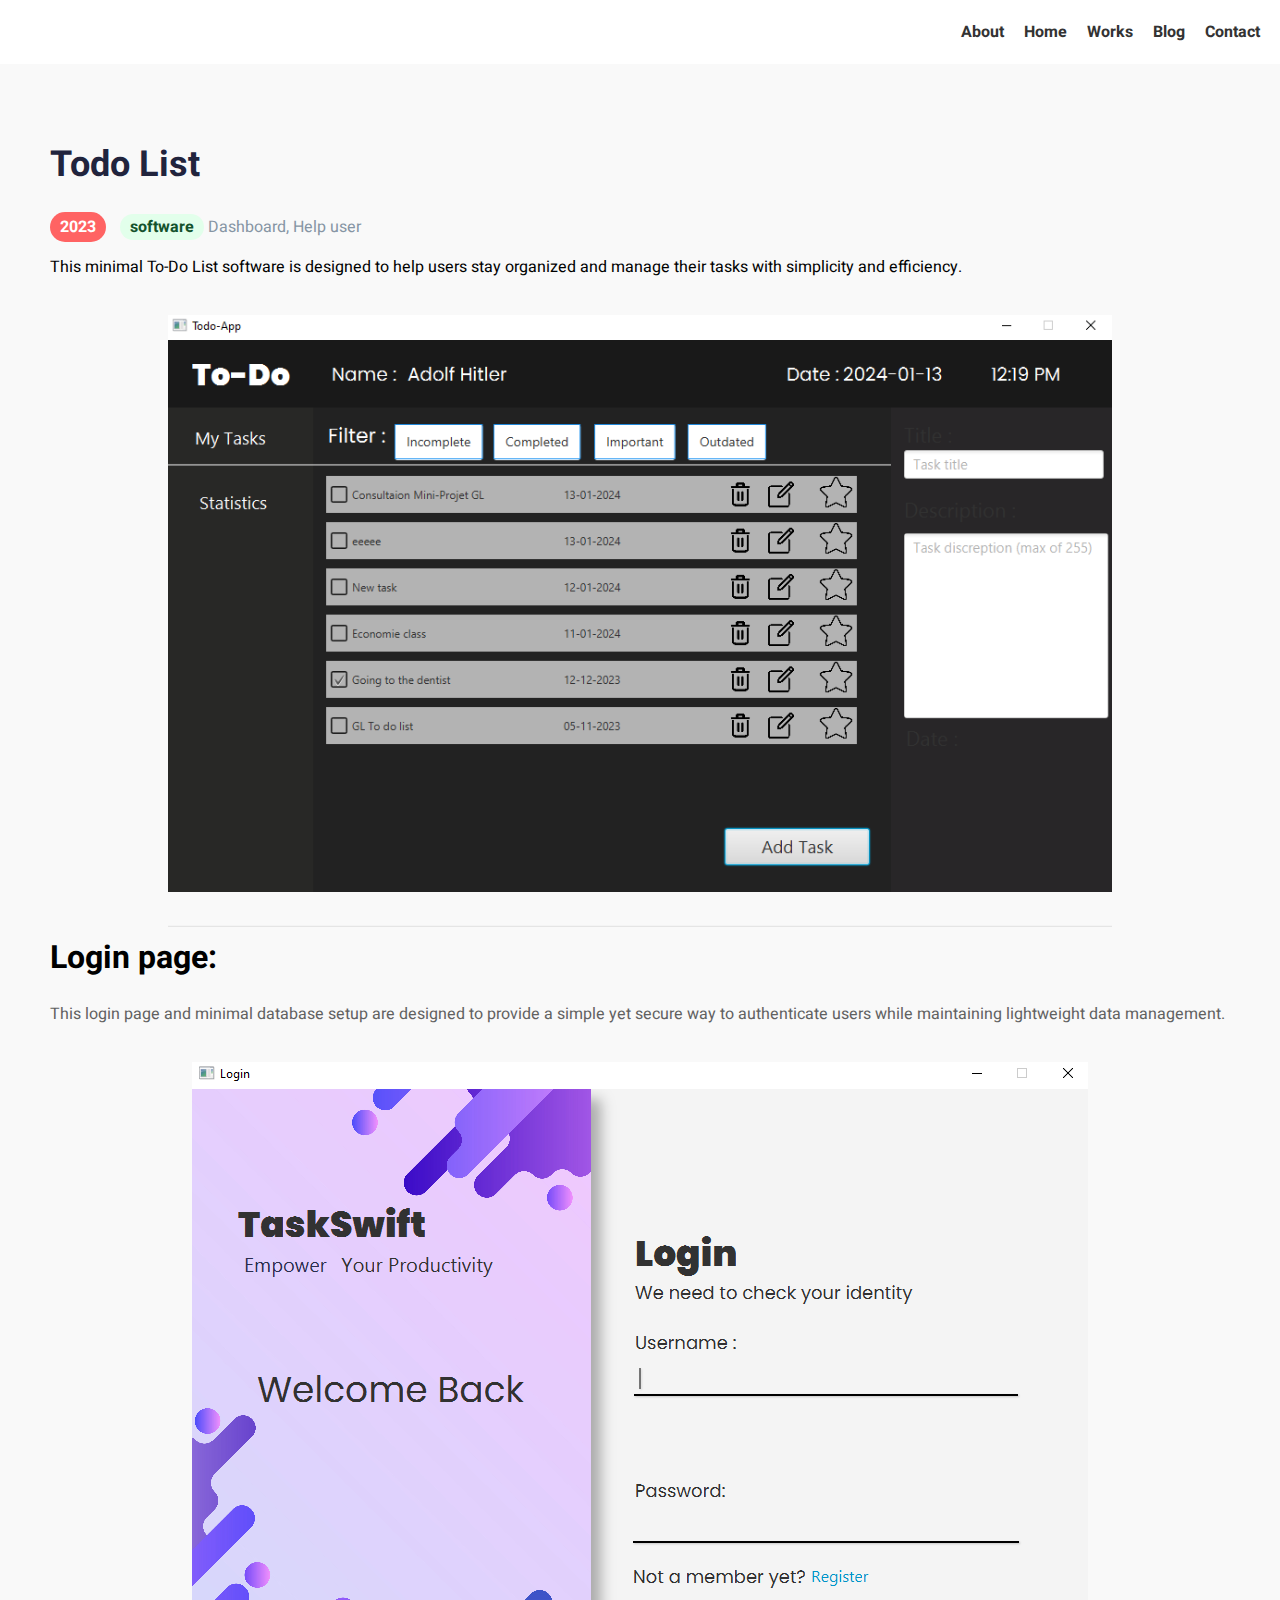
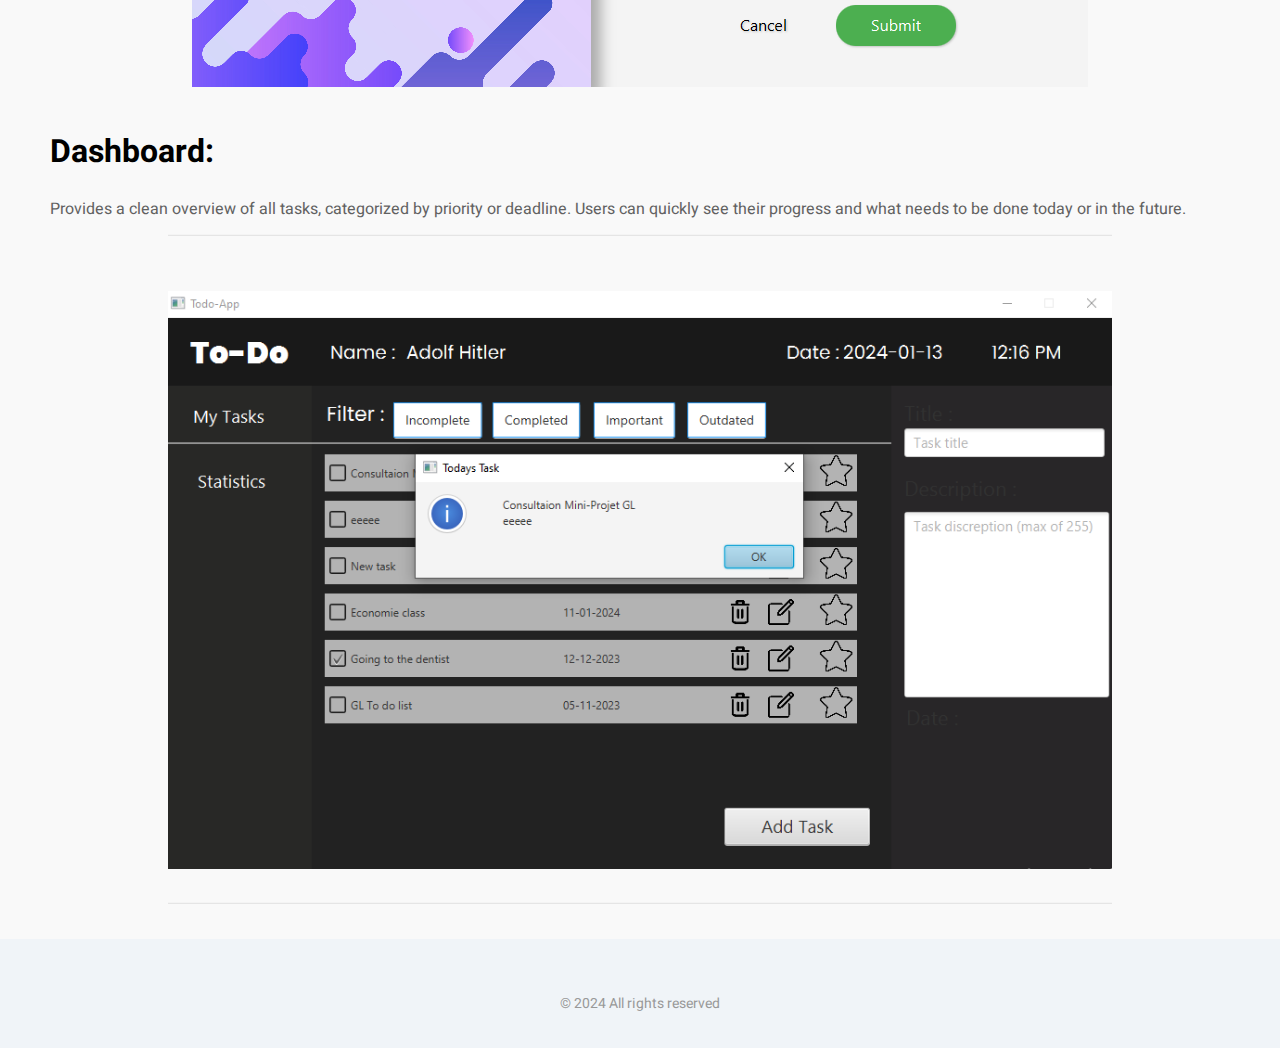
<file: pages/works/work3.html>
<!DOCTYPE html>
<html lang="en">
<head>
    <meta charset="UTF-8">
    <meta name="viewport" content="width=device-width, initial-scale=1.0">
    <title>Todo List App</title>
    <link rel="stylesheet" href="../../Stylesheet/works.css">
</head>
<body class="fadeInUp-animation">
    <header>
        <nav>
            <ul>
                <li><a href="../about.html">About</a></li>
                <li><a href="../../index.html">Home</a></li>
                <li><a href="../works.html">Works</a></li>
                <li><a href="../blogs.html">Blog</a></li>
                <li><a href="../contact.html">Contact</a></li>
            </ul>
        </nav>
    </header>

    <main>
        <section class="work-detail">
            <h1>Todo List</h1>
            <p class="tags"><span class="year">2023</span> <span class="tag" >software</span> Dashboard, Help user</p>
            <p>This minimal To-Do List software is designed to help users stay organized and manage their tasks with simplicity and efficiency.</p>
            <div class="image-container">
                <img src="../../Assets/works/todo3.png" alt="Dashboard Example">
            </div>
        </section>

        <section class="text-section">
            <h1>Login page: </h1>
            <p>This login page and minimal database setup are designed to provide a simple yet secure way to authenticate users while maintaining lightweight data management.</p>
            <div class="image-container">
                <img src="../../Assets/works/todo.png" alt="Car Illustration">
            </div>
        <div>
        <h1>Dashboard:</h1>
        <p>Provides a clean overview of all tasks, categorized by priority or deadline. Users can quickly see their progress and what needs to be done today or in the future.</p>
        </div>
        <div>

        </div>
</div>
        </section>

        <section class="order-summary">
            <div class="image-container">
                <img src="../../Assets/works/todo2.png" alt="Order Summary">         
            </div>
        </section>
    </main>

    <footer>
        <div class="social-links">
            <a href="#"><i class="fa fa-facebook"></i></a>
            <a href="#"><i class="fa fa-instagram"></i></a>
            <a href="#"><i class="fa fa-twitter"></i></a>
            <a href="#"><i class="fa fa-linkedin"></i></a>
        </div>
        <p>&copy; 2024 All rights reserved</p>
    </footer>
</body>
</html>
</file>
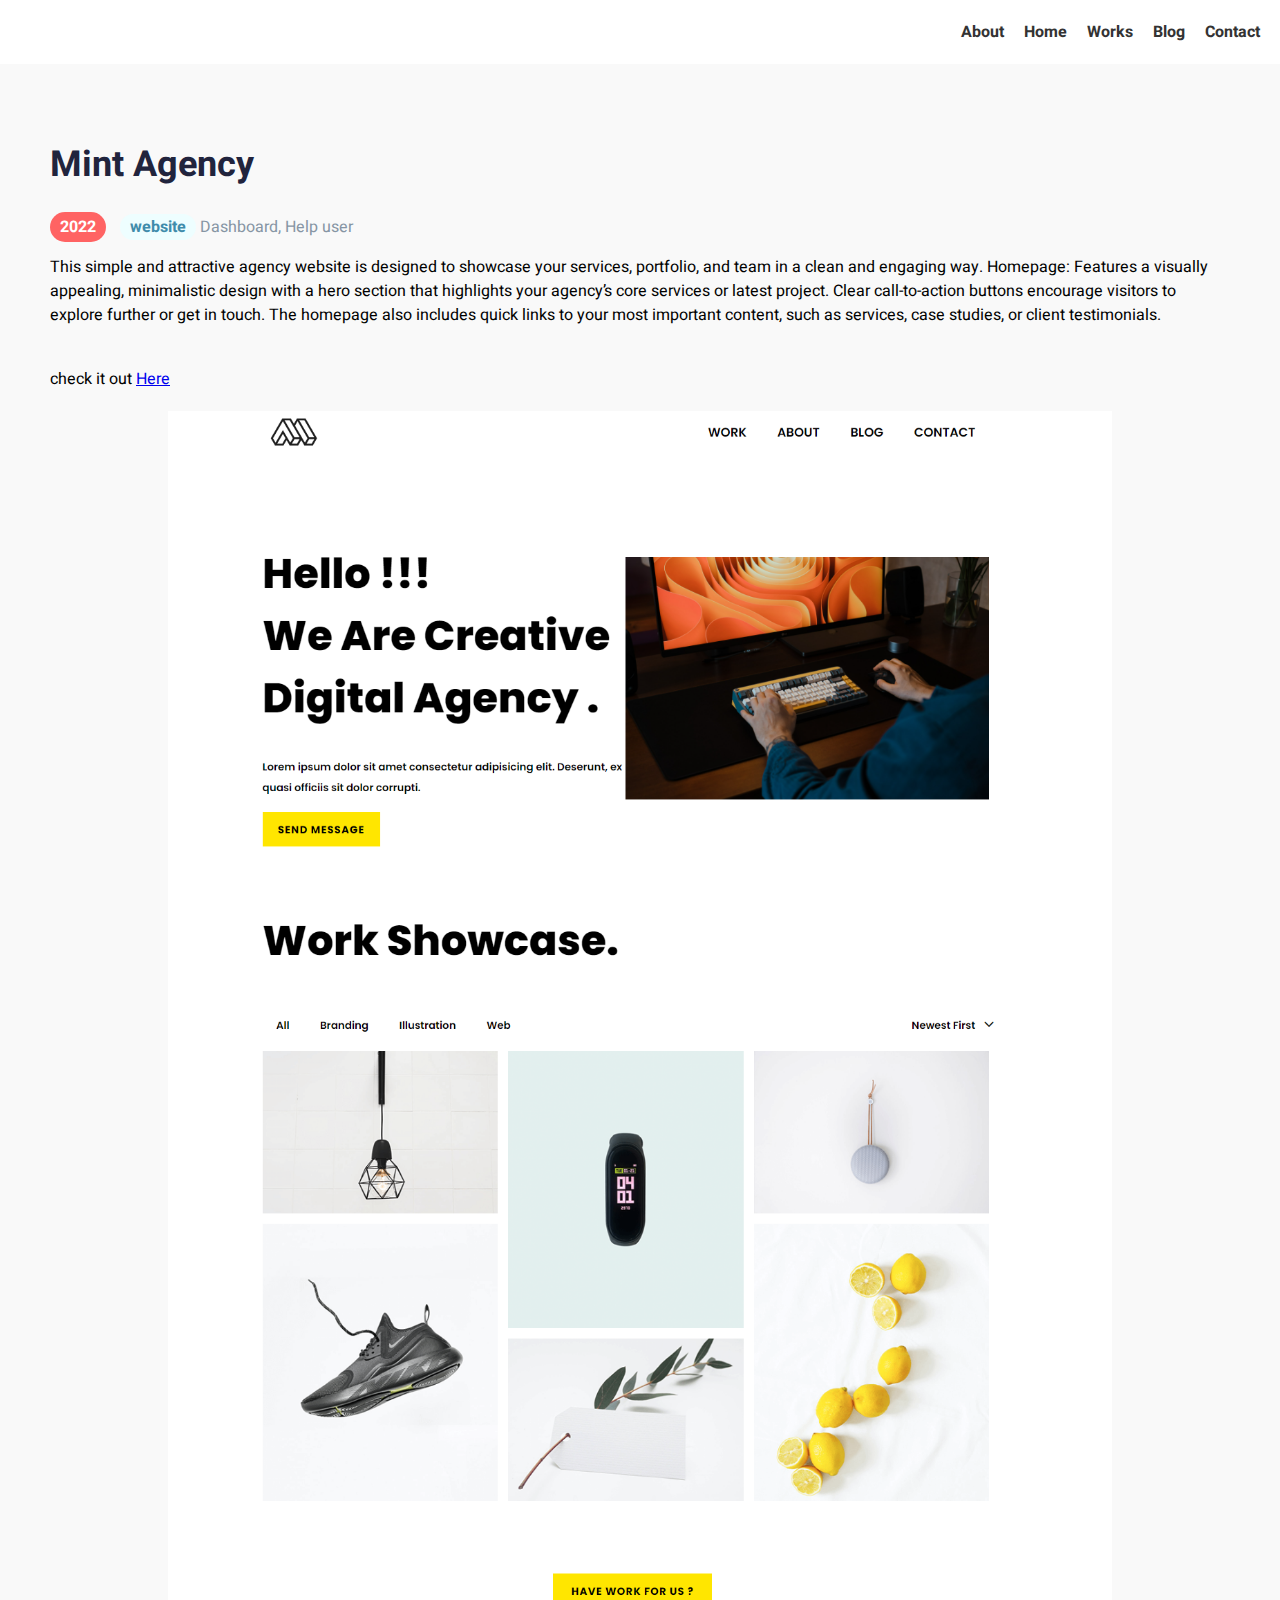
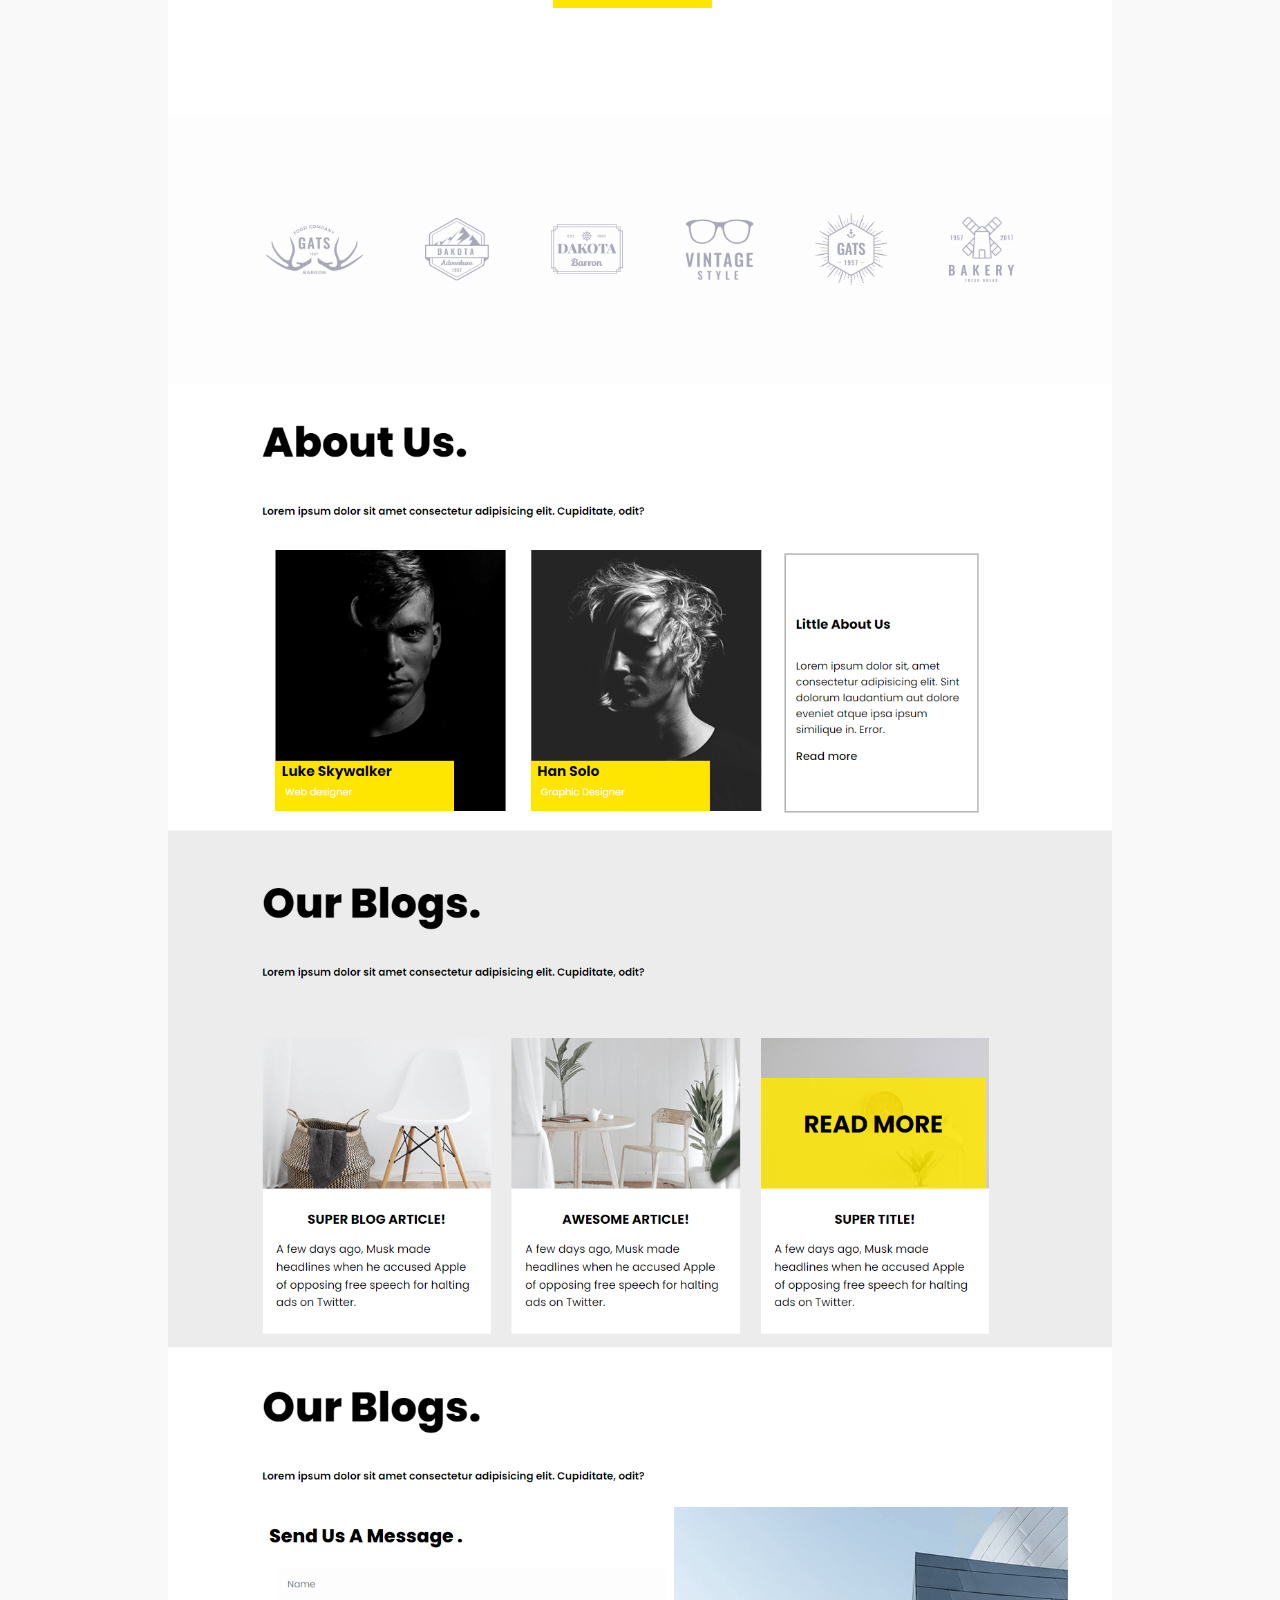
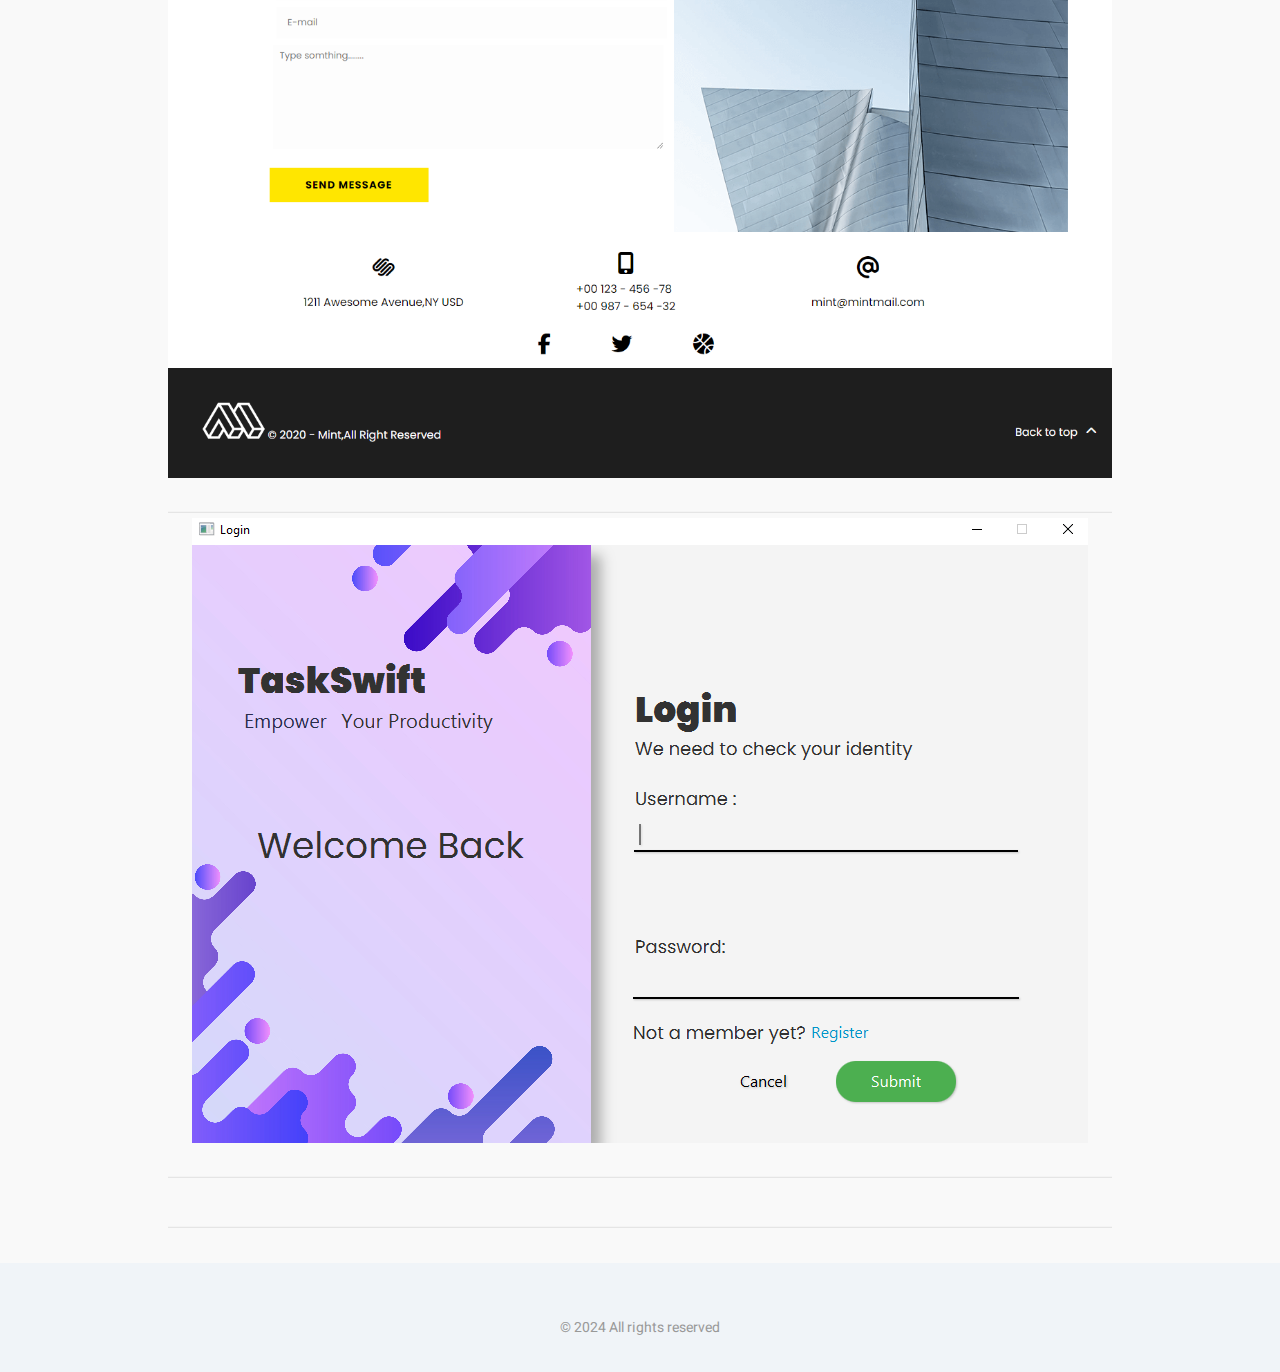
<file: pages/works/work4.html>
<!DOCTYPE html>
<html lang="en">
<head>
    <meta charset="UTF-8">
    <meta name="viewport" content="width=device-width, initial-scale=1.0">
    <title>Mint Agency</title>
    <link rel="stylesheet" href="../../Stylesheet/works.css">
</head>
<body class="fadeInUp-animation">
    <header>
        <nav>
            <ul>
                <li><a href="../about.html">About</a></li>
                <li><a href="../../index.html">Home</a></li>
                <li><a href="../works.html">Works</a></li>
                <li><a href="../blogs.html">Blog</a></li>
                <li><a href="../contact.html">Contact</a></li>
            </ul>
        </nav>
    </header>

    <main>
        <section class="work-detail">
            <h1>Mint Agency</h1>
            <p class="tags"><span class="year">2022</span> <span class="tag" style="background-color: #EEFEFF;color:#3F8CAB;">website</span> Dashboard, Help user</p>
            <p>This simple and attractive agency website is designed to showcase your services, portfolio, and team in a clean and engaging way.

                Homepage: Features a visually appealing, minimalistic design with a hero section that highlights your agency’s core services or latest project. Clear call-to-action buttons encourage visitors to explore further or get in touch. The homepage also includes quick links to your most important content, such as services, case studies, or client testimonials.</p>
            <br>check it out  <a href="https://moh20all.github.io/Mint-website/">Here</a>
                <div class="image-container">
                <img src="../../Assets/works/mint.png" alt="Dashboard Example">
            </div>
        </section>

        <section class="text-section">
            <div class="image-container">
                <img src="../../Assets/works/todo.png" alt="Car Illustration">
            </div>
        <div>
</div>
        <div>

        </div>
</div>
        </section>

        <section class="order-summary">
            <div class="image-container">
            </div>
        </section>
    </main>

    <footer>
        <div class="social-links">
            <a href="#"><i class="fa fa-facebook"></i></a>
            <a href="#"><i class="fa fa-instagram"></i></a>
            <a href="#"><i class="fa fa-twitter"></i></a>
            <a href="#"><i class="fa fa-linkedin"></i></a>
        </div>
        <p>&copy; 2024 All rights reserved</p>
    </footer>
</body>
</html>
</file>
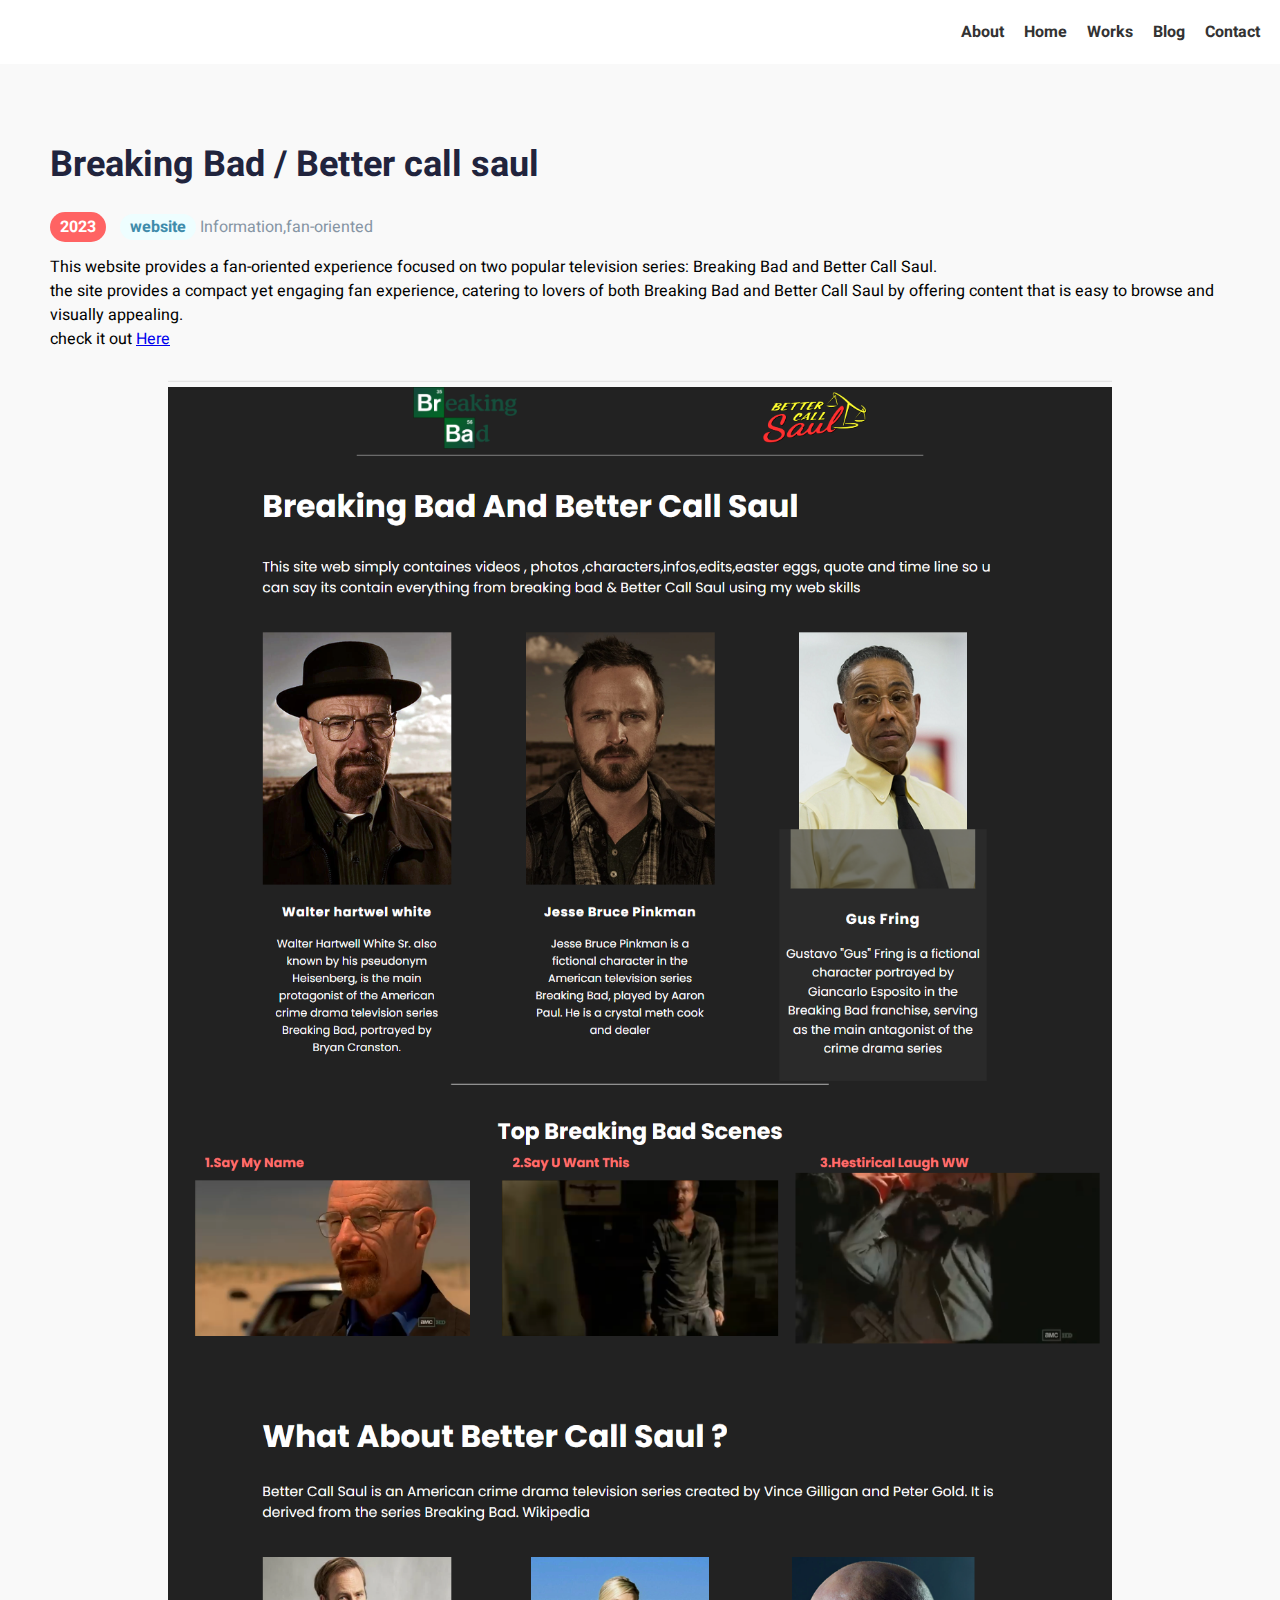
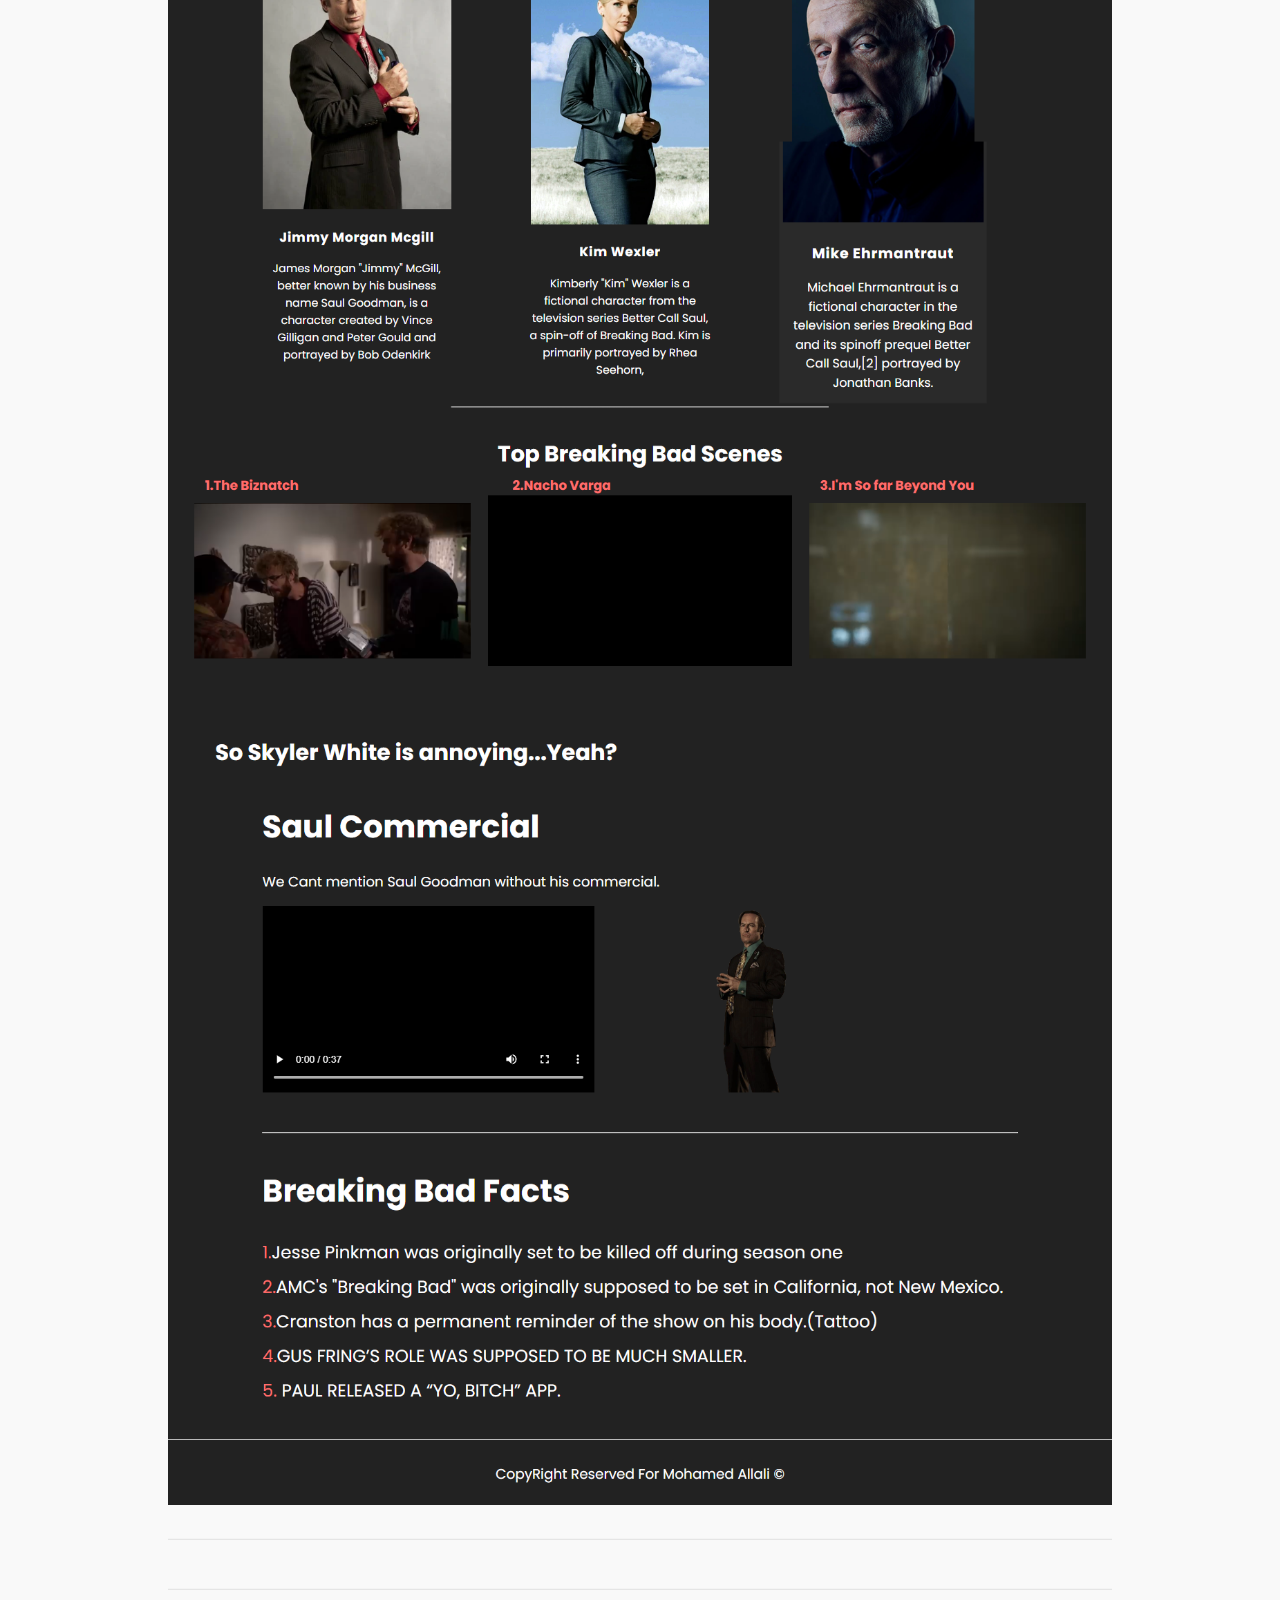
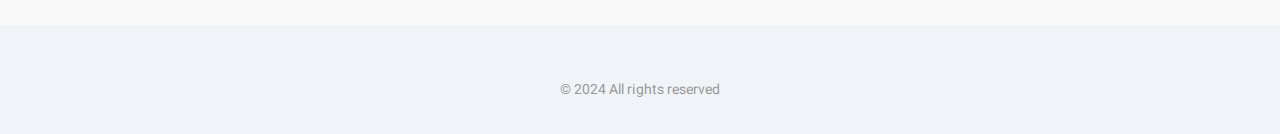
<file: pages/works/work5.html>
<!DOCTYPE html>
<html lang="en">
<head>
    <meta charset="UTF-8">
    <meta name="viewport" content="width=device-width, initial-scale=1.0">
    <title>BB/BCS</title>
    <link rel="stylesheet" href="../../Stylesheet/works.css">
</head>
<body class="fadeInUp-animation">
    <header>
        <nav>
            <ul>
                <li><a href="../about.html">About</a></li>
                <li><a href="../../index.html">Home</a></li>
                <li><a href="../works.html">Works</a></li>
                <li><a href="../blogs.html">Blog</a></li>
                <li><a href="../contact.html">Contact</a></li>
            </ul>
        </nav>
    </header>

    <main>
        <section class="work-detail">
            <h1>Breaking Bad / Better call saul</h1>
            <p class="tags"><span class="year">2023</span> <span class="tag" style="background-color: #EEFEFF;color:#3F8CAB;">website</span> Information,fan-oriented</p>
            <p>This website provides a fan-oriented experience focused on two popular television series: Breaking Bad and Better Call Saul. <br>
                the site provides a compact yet engaging fan experience, catering to lovers of both Breaking Bad and Better Call Saul by offering content that is easy to browse and visually appealing. <br>
                check it out  <a href="https://moh20all.github.io/BB-BCS/">Here</a>
            </p>
            <div class="image-container">
            </div>
        </section>

        <section class="text-section">
            <div class="image-container">
                <img src="../../Assets/works/bcs.png" alt="Car Illustration">
            </div>
        <div>
        </div>
        <div>

        </div>
</div>
        </section>

        <section class="order-summary">
            <div class="image-container">
   
            </div>
        </section>
    </main>

    <footer>
        <div class="social-links">
            <a href="#"><i class="fa fa-facebook"></i></a>
            <a href="#"><i class="fa fa-instagram"></i></a>
            <a href="#"><i class="fa fa-twitter"></i></a>
            <a href="#"><i class="fa fa-linkedin"></i></a>
        </div>
        <p>&copy; 2024 All rights reserved</p>
    </footer>
</body>
</html>
</file>
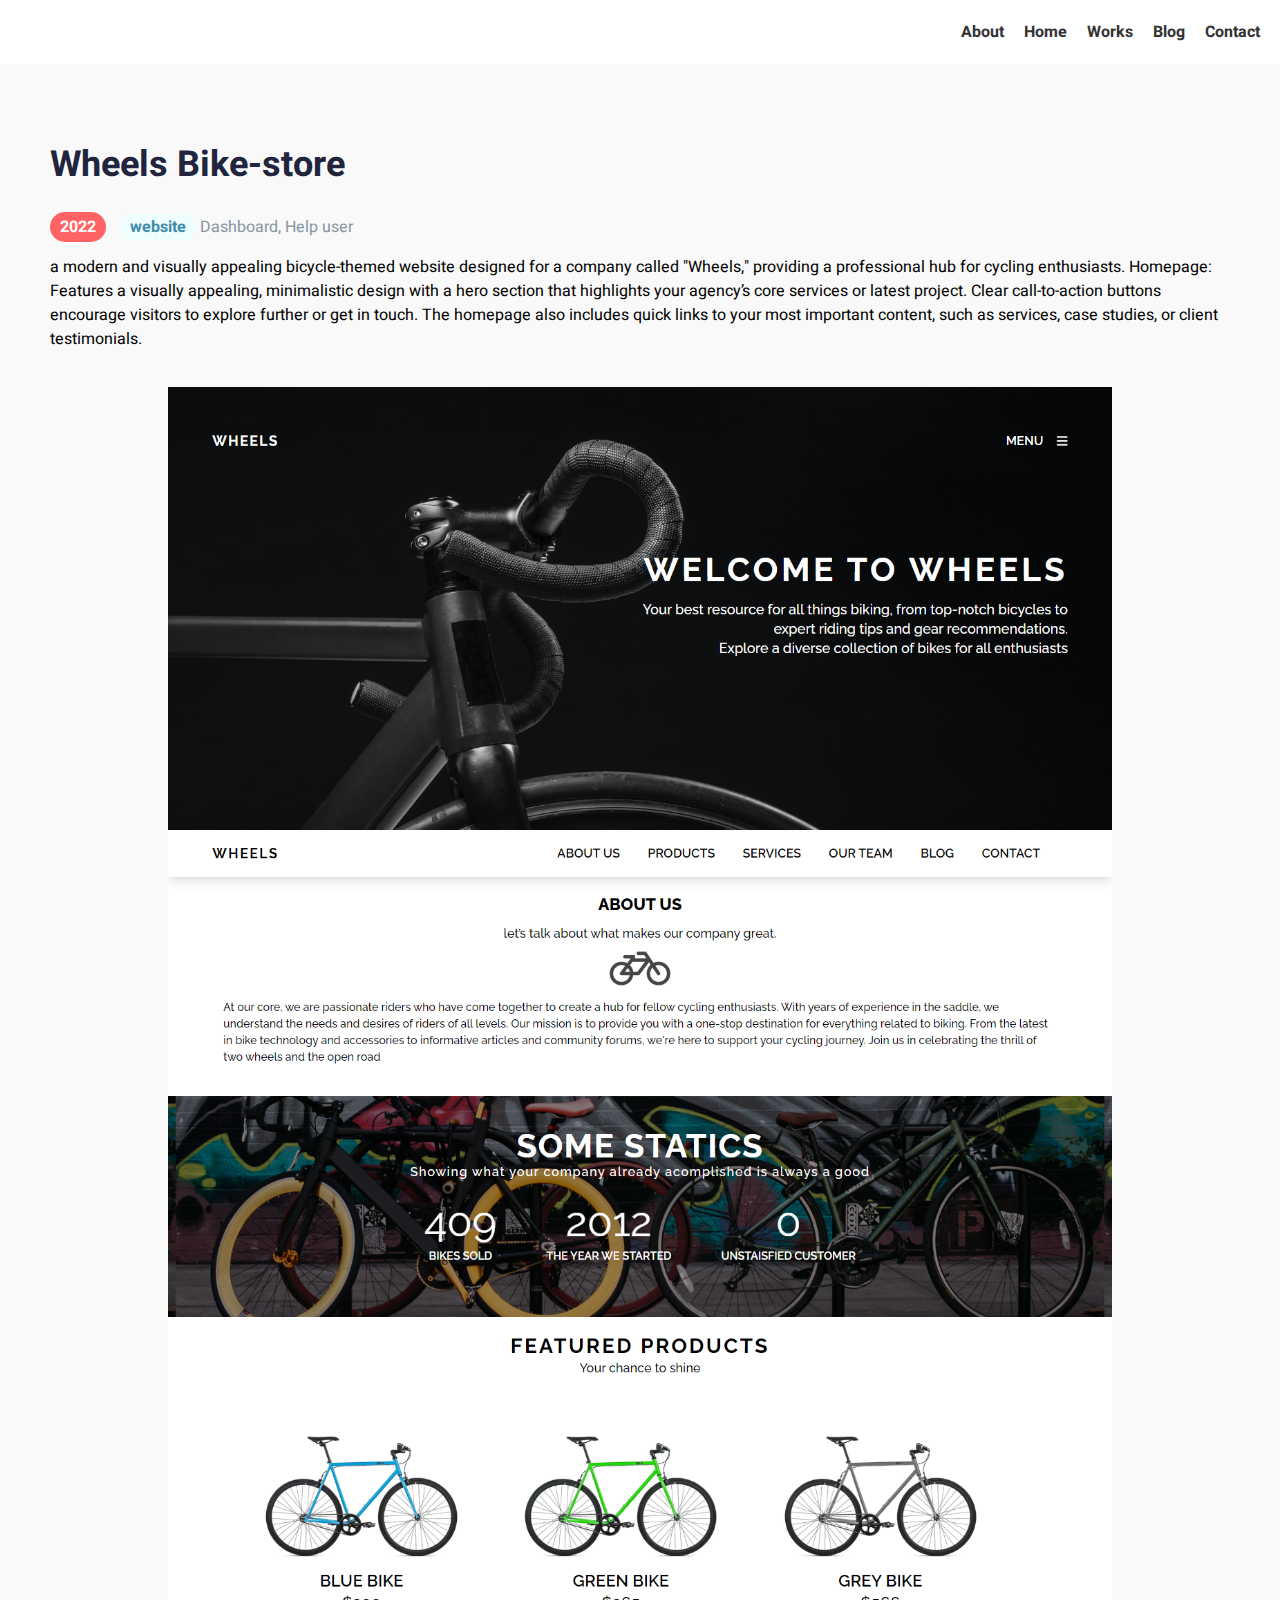
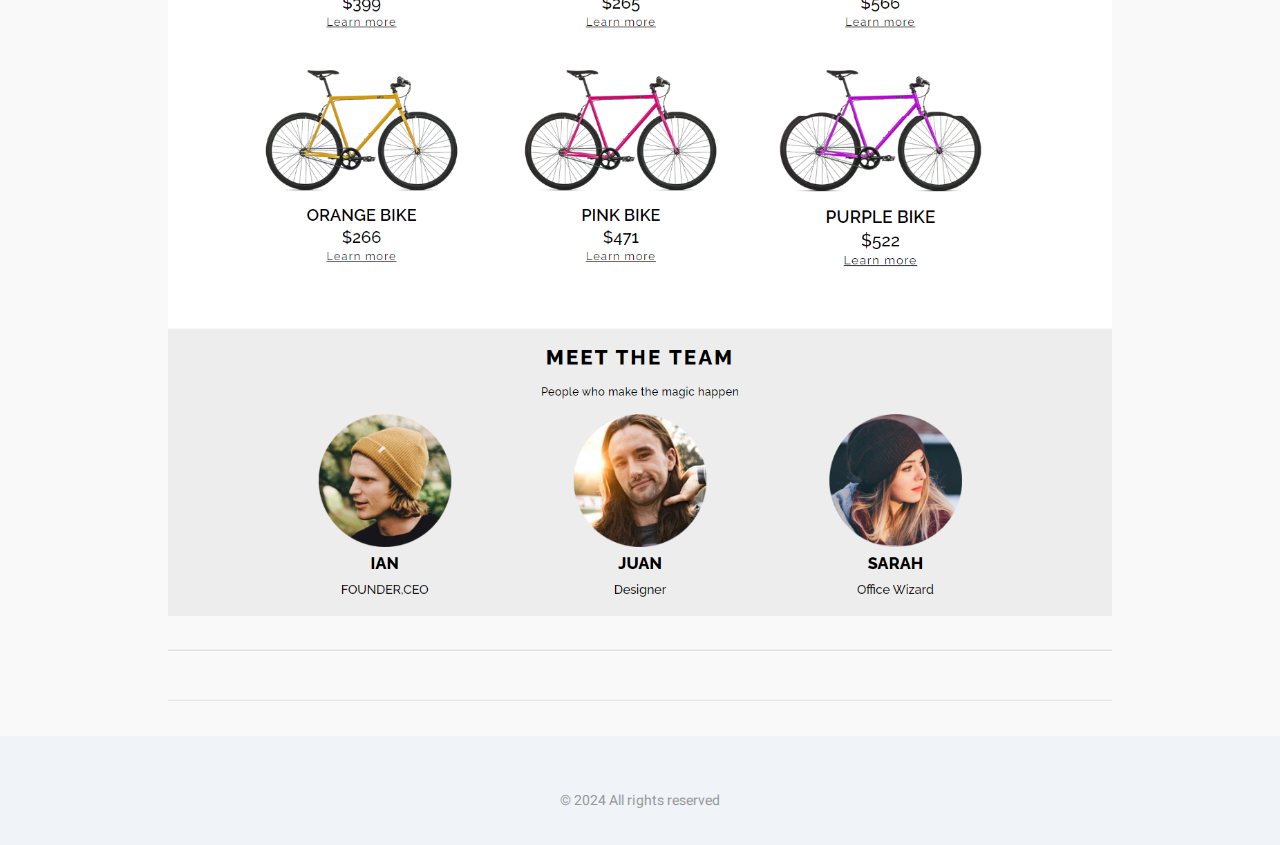
<file: pages/works/work6.html>
<!DOCTYPE html>
<html lang="en">
<head>
    <meta charset="UTF-8">
    <meta name="viewport" content="width=device-width, initial-scale=1.0">
    <title>Bike Store</title>
    <link rel="stylesheet" href="../../Stylesheet/works.css">
</head>
<body class="fadeInUp-animation">
    <header>
        <nav>
            <ul>
                <li><a href="../about.html">About</a></li>
                <li><a href="../../index.html">Home</a></li>
                <li><a href="../works.html">Works</a></li>
                <li><a href="../blogs.html">Blog</a></li>
                <li><a href="../contact.html">Contact</a></li>
            </ul>
        </nav>
    </header>

    <main>
        <section class="work-detail">
            <h1>Wheels Bike-store</h1>
            <p class="tags"><span class="year">2022</span> <span class="tag" style="background-color: #EEFEFF;color:#3F8CAB;">website</span> Dashboard, Help user</p>
            <p>a modern and visually appealing bicycle-themed website designed for a company called "Wheels," providing a professional hub for cycling enthusiasts.
                Homepage: Features a visually appealing, minimalistic design with a hero section that highlights your agency’s core services or latest project. Clear call-to-action buttons encourage visitors to explore further or get in touch. The homepage also includes quick links to your most important content, such as services, case studies, or client testimonials.</p>
                <div class="image-container">
                <img src="../../Assets/works/bike.png" alt="Dashboard Example">
            </div>
        </section>

        <section class="text-section">
            <div class="image-container">
            </div>
        <div>
</div>
        <div>

        </div>
</div>
        </section>

        <section class="order-summary">
            <div class="image-container">
            </div>
        </section>
    </main>

    <footer>
        <div class="social-links">
            <a href="#"><i class="fa fa-facebook"></i></a>
            <a href="#"><i class="fa fa-instagram"></i></a>
            <a href="#"><i class="fa fa-twitter"></i></a>
            <a href="#"><i class="fa fa-linkedin"></i></a>
        </div>
        <p>&copy; 2024 All rights reserved</p>
    </footer>
</body>
</html>
</file>
<file: Stylesheet/styles.css>
@import url('https://fonts.googleapis.com/css2?family=Heebo:wght@100..900&display=swap');
@import url("global.css");
*{
    font-family: "Heebo", sans-serif;

}
body {
    margin: 0;
    padding: 0;
    background-color: #f9f9f9;
}

header {
    display: flex;
    justify-content: flex-end;
    padding: 20px;
    background-color: white;
}

header ul {
    list-style: none;
    margin: 0;
    padding: 0;
    display: flex;
}

header li {
    margin-left: 20px;
    
}
header a:hover {
    color: #ff6363;
    
}

header a {
    text-decoration: none;
    color: #333;
    font-weight: bold;
    transition: .3s all;
}

.hero {
    display: flex;
    align-items: center;
    justify-content: space-between;
    padding: 50px;
    background-color: #f0f4f8;
}

.hero-text {
    max-width: 50%;
}

.hero h1 {
    font-size: 48px;
    margin-bottom: 20px;
}

.hero p {
    font-size: 16px;
    color: #21243D;
    font-weight: 500;
    margin-bottom: 30px;
}

.hero .btn {
    padding: 10px 20px;
    background-color: #ff6363;
    color: white;
    text-decoration: none;
    border-radius: 5px;
}

.hero-image img {
    border-radius: 50%;
    width: 350px;
}

.recent-posts, .featured-works {
    padding: 50px;
    background-color: #e5f8fe;
}

.recent-posts h2, .featured-works h2 {
    font-size: 24px;
    margin-bottom: 20px;
}

.posts{
    display: grid;
    grid-template-columns: repeat(2, minmax(300px, 1fr));
    gap: 20px;
    width: 80%;
    margin: 0 10%;
}
.post {
    background-color: #f0f4f8;
    padding: 20px;
    border-radius: 10px;
    font-size: 16px;
}

.post h3 {
    font-size: 26px;
    margin-bottom: 10px;
}

.post .date {
    font-size: 18px;
    color: #21243D;
    margin-bottom: 10px;
}
.featured-works{
    background-color: #FFFFFF;
}
.work{
    display: flex;
    align-items: start;
    justify-content: start;
    gap: 20px;
    margin: 30px 0;
    position: relative;
    transition: .3s all;
    cursor: pointer;
}
.work:hover{
    background-color: #dedede;
}
.work::after{
    content: "";
    background-color: #E0E0E0;
    width:80%;
    height: 1px;
    position: absolute;
    bottom: -15px;
    left: 50%;
    transform: translate(-50%,-20%);
    object-fit: fill;
}
.work-img img{
    width: 246px;
    height: 180px;
}
.work-text h3{
    font-size: 30px;
    margin: 0 0 10px;
    text-decoration: none;
}
.work-text h3 a{
    font-size: 30px;
    color: black;
    text-decoration: none;
}
.work-text p{
    margin: 5px 0;
}
.year{
   color: white;
   font-weight: bold;
   background-color: #142850;
   padding: 1px 10px;
   border-radius: 16px; 
}
footer {
    text-align: center;
    padding: 20px;
    background-color: #f0f4f8;
}

footer .social-links a {
    margin: 0 10px;
}

footer p {
    font-size: 14px;
    color: #999;
    margin-top: 10px;
}
/* Media Queries for Responsive Design */

@media screen and (max-width: 768px) {
    .hero {
        flex-direction: column-reverse;
        padding: 20px;
    }

    .hero-text {
        max-width: 100%;
        text-align: center;
    }

    .hero h1 {
        font-size: 36px;
    }

    .hero img{
        width: 150px;
    }

    .hero p {
        font-size: 16px;
    }

    .posts {
        grid-template-columns: 1fr;
        width: 95%;
        margin: 0;
    }

    .post {
        font-size: 14px;
    }

    .featured-works .work {
        flex-direction: column;
        align-items: center;
        text-align: center;
    }

    .work-text h3 {
        font-size: 24px;
    }

    .work-text p {
        font-size: 14px;
    }

    .recent-posts{
        padding: 10px;
    }

    .work-img img {
        width: 100%;
        height: auto;
    }
}

@media screen and (max-width: 480px) {
    .hero h1 {
        font-size: 28px;
    }

    .hero p {
        font-size: 12px;
    }

    .hero .btn {
        padding: 8px 16px;
    }

    .post h3 {
        font-size: 20px;
    }

    .post .date {
        font-size: 14px;
    }

    .posts {
        padding: 0;
    }

    .work-text h3 {
        font-size: 20px;
    }

    .work-text p {
        font-size: 12px;
    }

    .work-img img {
        width: 100%;
    }
}
</file>
<file: Stylesheet/about.css>
@import url('https://fonts.googleapis.com/css2?family=Heebo:wght@100..900&display=swap');
@import url('https://fonts.googleapis.com/css2?family=Montserrat:ital,wght@0,100..900;1,100..900&display=swap');
@import url("global.css");
*{
    font-family: "Heebo", sans-serif;
}

body {
    margin: 0;
    padding: 0;
    background-color: #f9f9f9;
}

header {
    display: flex;
    justify-content: flex-end;
    padding: 20px;
    background-color: white;
}

header ul {
    list-style: none;
    margin: 0;
    padding: 0;
    display: flex;
}

header li {
    margin-left: 20px;
    
}
header a:hover {
    color: #ff6363;
    
}

header a {
    text-decoration: none;
    color: #333;
    font-weight: bold;
    transition: .3s all;
}
footer {
    text-align: center;
    padding: 20px;
    background-color: #f0f4f8;
}

footer .social-links a {
    margin: 0 10px;
}

footer p {
    font-size: 14px;
    color: #999;
    margin-top: 10px;
}
.container {
    width: 80%;
    margin: 0 auto;
    background-color: #fff;
    border-radius: 10px;
    box-shadow: 0 5px 15px rgba(0, 0, 0, 0.1);
    padding: 20px;
}

.about {
    margin-bottom: 40px;
}

.about h2 {
    color: #000000;
    margin-bottom: 20px;
    font-weight: bold;
    font-size: 40px;
    position: relative;
}
.about h2::after{
    content: "";
    width: 20%;
    height: 3px;
    background-image: linear-gradient(90deg, #FA5252 9.16%,  #DD2476 64.72%);;
    position: absolute;
    bottom: 50%;
    right: 62%;
}

.about p {
    color: #272727;
    line-height: 1.8;
    font-weight: 500;
}

.services {
    width: 80%;
    display: flex;
    flex-wrap: wrap;
    gap: 10px;
    margin: 10px 10%;
}

.service {
    max-width: 350px;
    background-color: #e8f0ff;
    padding: 20px;
    border-radius: 10px;
    margin-bottom: 20px;
}

.service h3 {
    color: #333;
    margin-bottom: 10px;
}

.service p {
    color: #666;
}

.clients {
    text-align: center;
    margin: 40px 0;
}

.client-logos img {
    width: 100px;
    margin: 0 10px;
}

footer {
    text-align: center;
    margin-top: 20px;
    color: #aaa;
    font-size: 14px;
}
.languages {
    text-align: center;
    margin-bottom: 40px;
}

.languages h2 {
    font-size: 2rem;
    color: #333;
    margin-bottom: 20px;
}

.grid-container {
    display: grid;
    grid-template-columns: repeat(auto-fit, minmax(150px, 1fr));
    gap: 20px;
    padding: 20px;
}

.grid-item {
    padding: 20px;
    box-shadow: 0 5px 10px rgba(0, 0, 0, 0.1);
    text-align: center;
}

.grid-item img {
    height: 80px;
    margin-bottom: 10px;
}

.grid-item p {
    font-size: 1.1rem;
    font-family: "Montserrat", sans-serif;;
    color: #333;
}
@media screen and (max-width: 768px) {
    .about h2::after{
        display: none;
    }
}
</file>
<file: Stylesheet/blog.css>
@import url('https://fonts.googleapis.com/css2?family=Heebo:wght@100..900&display=swap');
@import url("global.css");
*{

}
body {
    font-family: "Heebo", sans-serif;
    margin: 0;
    padding: 0;
    background-color: #f9f9f9;
}

header {
    display: flex;
    justify-content: flex-end;
    padding: 20px;
    background-color: white;
}

header ul {
    list-style: none;
    margin: 0;
    padding: 0;
    display: flex;
}

header li {
    margin-left: 20px;
    
}
header a:hover {
    color: #ff6363;
    
}

header a {
    text-decoration: none;
    color: #333;
    font-weight: bold;
    transition: .3s all;
}
footer {
    text-align: center;
    padding: 20px;
    background-color: #f0f4f8;
}

footer .social-links a {
    margin: 0 10px;
}

footer p {
    font-size: 14px;
    color: #999;
    margin-top: 10px;
}
/*Blog*/
.blogs-title{
    font-size: 44px;
}
.date{
    font-size:18px;
}
.date span{
    color:#8695A4;
}
.blogs{
    max-width: 70%;
    margin: 10px 15%;
    color: #21243D;
}
.blog-header h1{
    font-size: 30px;
}

.blog-body p{
    font-size: 16px;
}
.blog-content{
    margin: 30px 0;
    position: relative;
}
.blog-content::after{
    content: "";
    background-color: #E0E0E0;
    width:80%;
    height: 1px;
    position: absolute;
    bottom: -15px;
    left: 50%;
    transform: translate(-50%,-20%);

}
@media screen and (max-width: 768px) {
    .blogs{
        max-width: 90%;
        margin: 10px 5%;

    }
}
</file>
<file: Stylesheet/contact.css>
@import url('https://fonts.googleapis.com/css2?family=Heebo:wght@100..900&display=swap');
@import url("global.css");
*{
    font-family: "Heebo", sans-serif;

}
body {
    margin: 0;
    padding: 0;
    background-color: #f9f9f9;
}

header {
    display: flex;
    justify-content: flex-end;
    padding: 20px;
    background-color: white;
}

header ul {
    list-style: none;
    margin: 0;
    padding: 0;
    display: flex;
}

header li {
    margin-left: 20px;
    
}
header a:hover {
    color: #ff6363;
    
}

header a {
    text-decoration: none;
    color: #333;
    font-weight: bold;
    transition: .3s all;
}
footer {
    text-align: center;
    padding: 20px;
    background-color: #f0f4f8;
}

footer .social-links a {
    margin: 0 10px;
}

footer p {
    font-size: 14px;
    color: #999;
    margin-top: 10px;
}
.contact-container {
    display: flex;
    justify-content: center;
    align-items: center;
    padding: 50px;
    background-color: #f5f5f5;
}

.contact-info {
    background-color: #111111;
    color: white;
    padding: 40px;
    border-radius: 10px;
    width: 40%;
    text-align: left;
}

.contact-info h2 {
    font-size: 24px;
    margin-bottom: 10px;
}

.contact-info p {
    margin-bottom: 30px;
}

.contact-info ul {
    list-style: none;
    padding: 0;
}

.contact-info li {
    margin-bottom: 20px;
    display: flex;
    align-items: center;
}

.contact-info li i {
    margin-right: 15px;
    font-size: 18px;
}

.social-icons {
    margin-top: 30px;
}

.social-icons a {
    color: white;
    font-size: 20px;
    margin-right: 20px;
    text-decoration: none;
}

.contact-form {
    background-color: white;
    padding: 40px;
    border-radius: 10px;
    width: 60%;
    margin-left: 20px;
}

.contact-form form {
    display: grid;
    grid-template-columns: repeat(2, 1fr);
    gap: 20px;
}

.form-group {
    display: flex;
    flex-direction: column;
}

.form-group label {
    margin-bottom: 10px;
    color: #555;
}

.form-group input,
.form-group textarea {
    padding: 10px;
    border: 1px solid #ddd;
    border-radius: 5px;
    font-size: 16px;
}

.form-group textarea {
    resize: none;
}

.radio-group {
    display: flex;
    align-items: center;
}

.radio-group input[type="radio"] {
    margin-right: 10px;
    margin-left: 20px;
}

button[type="submit"] {
    grid-column: span 2;
    padding: 15px;
    border: none;
    background-color: #111111;
    color: white;
    font-size: 16px;
    cursor: pointer;
    border-radius: 5px;
}

button[type="submit"]:hover {
    background-color: #333;
}
.phone-contact{
    display: none;
}
.social-links{
    display: flex;
    justify-content: center;
    gap: 10px;
    align-self: center;
}
@media screen and (max-width: 768px) {
    .contact-container{
        display: none;
    }
    header {
        justify-content: center;
    }
    .contact-info{
        display: flex;
        align-items: center;
        justify-content: flex-start;
        gap: 20px;
        padding: 10px;
        width: 90%;
        margin: 10px 5%;
        background-color: transparent;
        color: black;
        position: relative;
    }
    .contact-info::after{
        content: "";
        background-color: #3D3A3A;
        width:90%;
        height: 1px;
        position: absolute;
        bottom: -5px;
        left: 50%;
        transform: translate(-50%,-20%);
    }
    .phone-contact .contact-info:last-child::after{
        width: 0;
    }
    .phone-contact{
        padding: 15px;
        background-color: #1D1D1D;
        max-width: 90%;
        margin: 10px 5%;
        border-radius: 16px;
        display: block;
    }

    .phone-contact-text p{
        margin: 1px;
        color: white;
    }
    .phone-contact-text p:first-child{
        color: #A6A6A6;
    }
    .contact-icon{
        background-color:#000000 ;
        padding: 10px 14px;
        border-radius: 4px;
    }

    .social-icon{
        background-color: #1D1D1D;
        padding: 20px 6px;
        border-radius: 8px;
    }
    body,footer{
        background-color: #000000;
    }
    header{
        background-color: #000000;
        
    }
    header a,footer i,footer p{
        color: white !important;
    }
    .phone-title{
        color: white;
        text-align: center;
    }
    .button-36 {
        padding: 0 2.6rem;
        display: block !important;
      }
}
/* CSS */
.button-36 {
    display: none;
    background-image: linear-gradient(92.88deg, #455EB5 9.16%, #5643CC 43.89%, #673FD7 64.72%);
    border-radius: 8px;
    border-style: none;
    box-sizing: border-box;
    color: #FFFFFF;
    cursor: pointer;
    flex-shrink: 0;
    font-family: "Inter UI","SF Pro Display",-apple-system,BlinkMacSystemFont,"Segoe UI",Roboto,Oxygen,Ubuntu,Cantarell,"Open Sans","Helvetica Neue",sans-serif;
    font-size: 16px;
    font-weight: 500;
    height: 4rem;
    padding: 0 1.6rem;
    text-align: center;
    text-shadow: rgba(0, 0, 0, 0.25) 0 3px 8px;
    transition: all .5s;
    user-select: none;
    -webkit-user-select: none;
    touch-action: manipulation;
    margin: 10px 32.5%;
    width: 150px;
  }
  
  .button-36:hover {
    box-shadow: rgba(80, 63, 205, 0.5) 0 1px 30px;
    transition-duration: .1s;
  }
</file>
<file: Stylesheet/works.css>
@import url('https://fonts.googleapis.com/css2?family=Heebo:wght@100..900&display=swap');
@import url("global.css");
*{

}
body {
    font-family: "Heebo", sans-serif;
    margin: 0;
    padding: 0;
    background-color: #f9f9f9;
}

header {
    display: flex;
    justify-content: flex-end;
    padding: 20px;
    background-color: white;
}

header ul {
    list-style: none;
    margin: 0;
    padding: 0;
    display: flex;
}

header li {
    margin-left: 20px;
    
}
header a:hover {
    color: #ff6363;
    
}

header a {
    text-decoration: none;
    color: #333;
    font-weight: bold;
    transition: .3s all;
}
footer {
    text-align: center;
    padding: 20px;
    background-color: #f0f4f8;
}

footer .social-links a {
    margin: 0 10px;
}

footer p {
    font-size: 14px;
    color: #999;
    margin-top: 10px;
}
/**/
.featured-works{
    background-color: #FFFFFF;
}
.work{
    display: flex;
    align-items: start;
    justify-content: start;
    gap: 20px;
    margin: 30px 0;
    position: relative;
    transition: .3s all;
    cursor: pointer;
}
.work:hover{
    background-color: #dedede;
}
.work::after,main section::after{
    content: "";
    background-color: #E0E0E0;
    width:80%;
    height: 1px;
    position: absolute;
    bottom: -15px;
    left: 50%;
    transform: translate(-50%,-20%);
    object-fit: fill;
}
.work-img img{
    width: 246px;
    height: 180px;
}
.work-text h3{
    font-size: 30px;
    margin: 0 0 10px;
    text-decoration: none;
}
.work-text h3 a{
    font-size: 30px;
    color: black;
    text-decoration: none;
}
.work-text p{
    margin: 5px 0;
}
.featured-works {
    padding: 50px;

}

.featured-works h1 {
    font-size: 44px;
    margin-bottom: 20px;
    font-weight: 800;
}

.year,.tag{
   color: white;
   font-weight: bold;
   background-color: #142850;
   padding: 1px 10px;
   border-radius: 16px; 
}
main section{
    position: relative;
}

@media screen and (max-width: 768px) {
    
    header{
        justify-content: center;
    }
    .featured-works .work {
        flex-direction: column;
        align-items: center;
        text-align: center;
    }

    .work-text h3 {
        font-size: 24px;
    }

    .work-text p {
        font-size: 14px;
    }

    .recent-posts{
        padding: 10px;
    }

    .work-img img {
        width: 100%;
        height: auto;
    }
}
main {
    padding: 50px;
}

.work-detail h1 {
    font-size: 36px;
    color: #21243D;
}

.tags {
    color: #8695A4;
    margin: 10px 0;
}

.year {
    background-color: #ff6363;
    color: white;
    padding: 3px 10px;
    border-radius: 20px;
    font-weight: bold;
    margin-right: 10px;
}
.tag{
    background-color: #e2ffeb;
    color:#14532D;
}
.image-container{
    display: flex;
    justify-content: center;
    align-items: center;
    flex-wrap: wrap;
}
.image-container img {
    max-width: 80%;
    margin: 20px 0;

}

.text-section h2, .text-section h3 {
    color: #21243D;
}

.text-section p {
    font-size: 16px;
    color: #616161;
}

/* Order Summary */
.order-summary {
    margin-top: 50px;
}

.order-summary .price {
    font-weight: bold;
    font-size: 24px;
}
</file>
